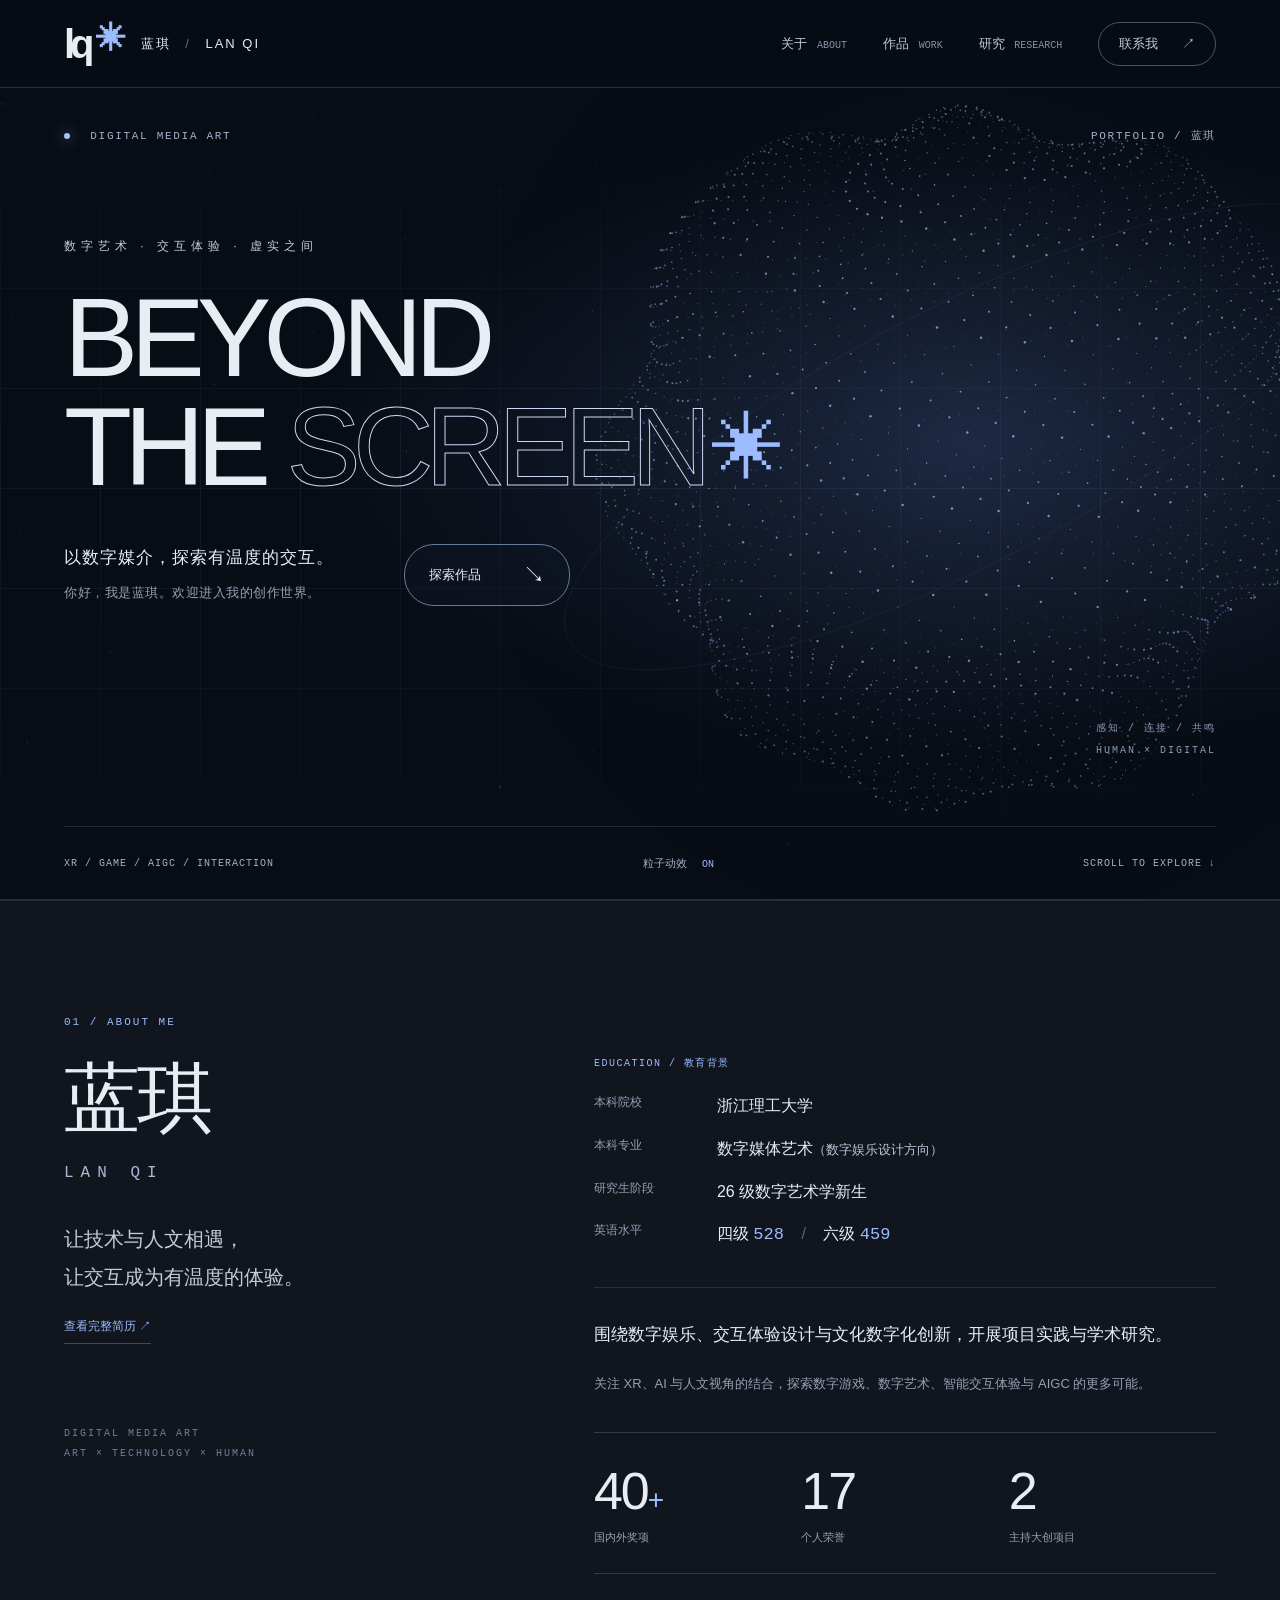
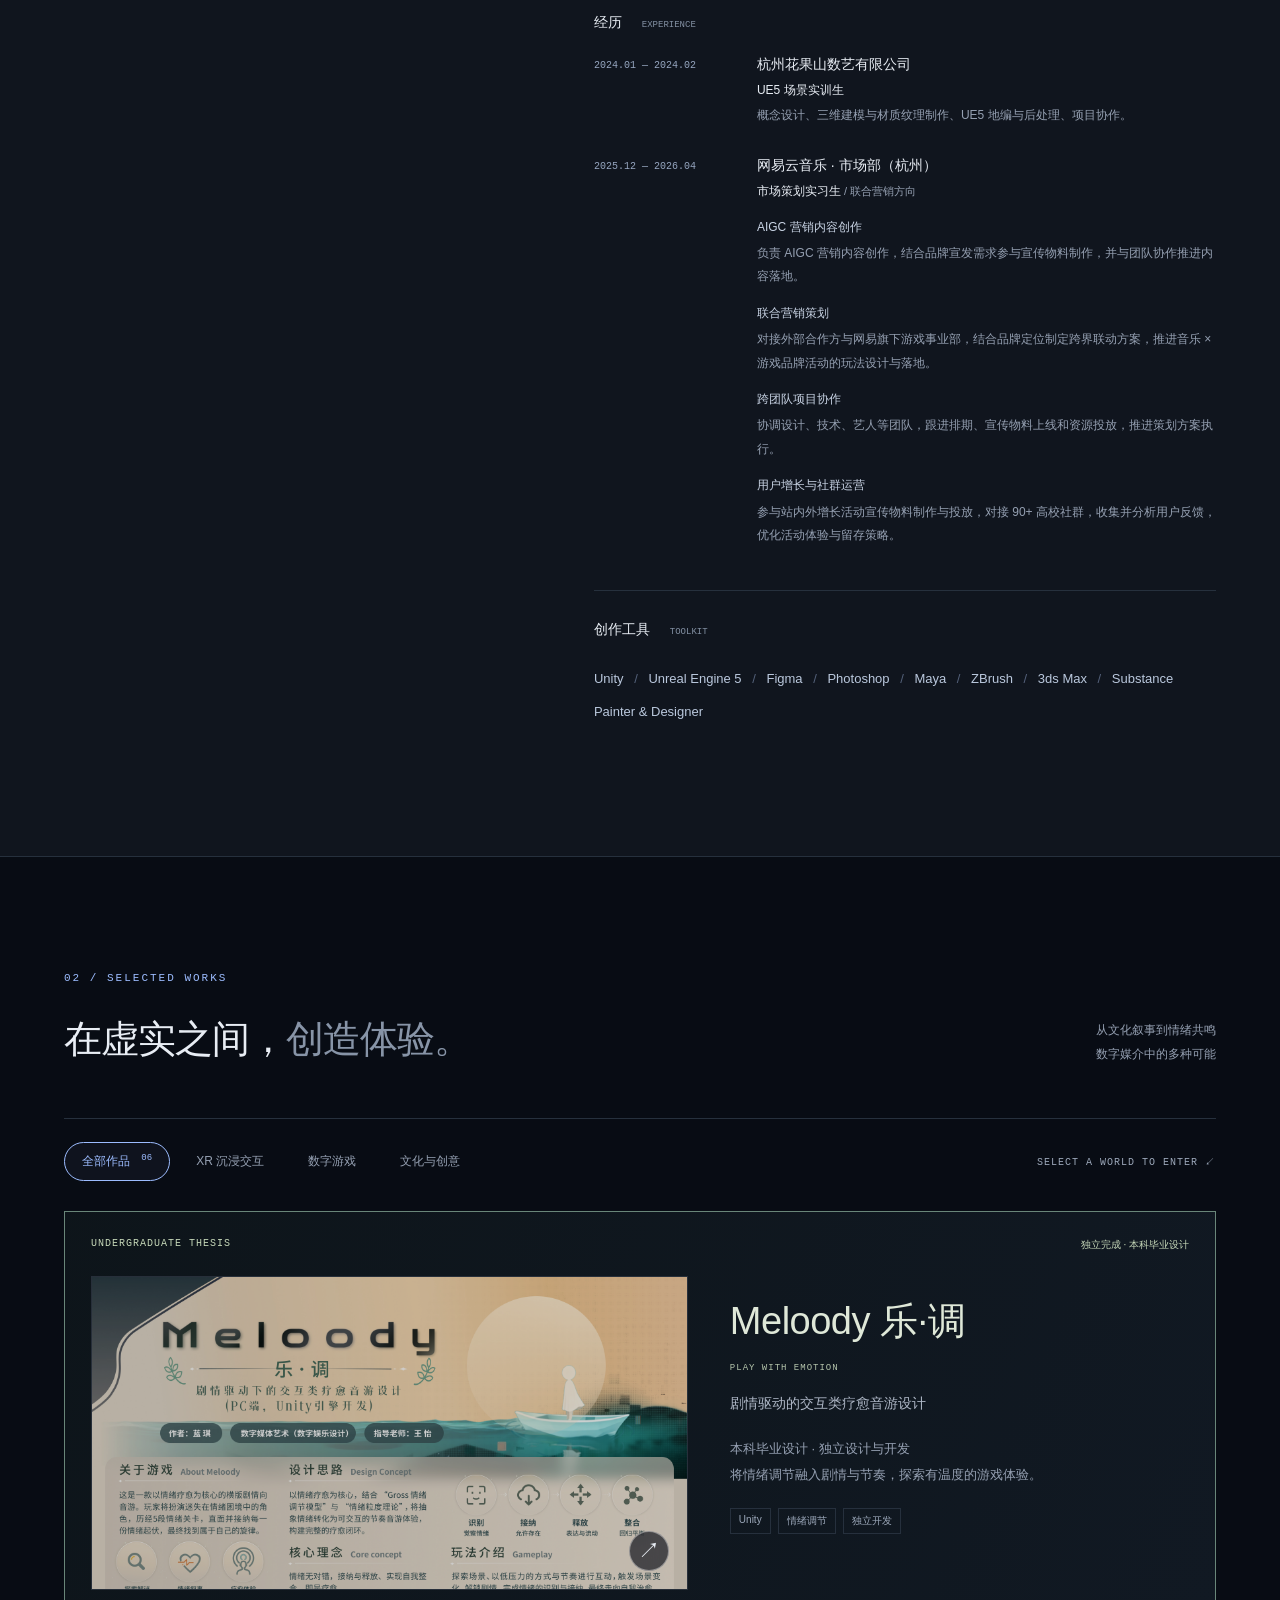
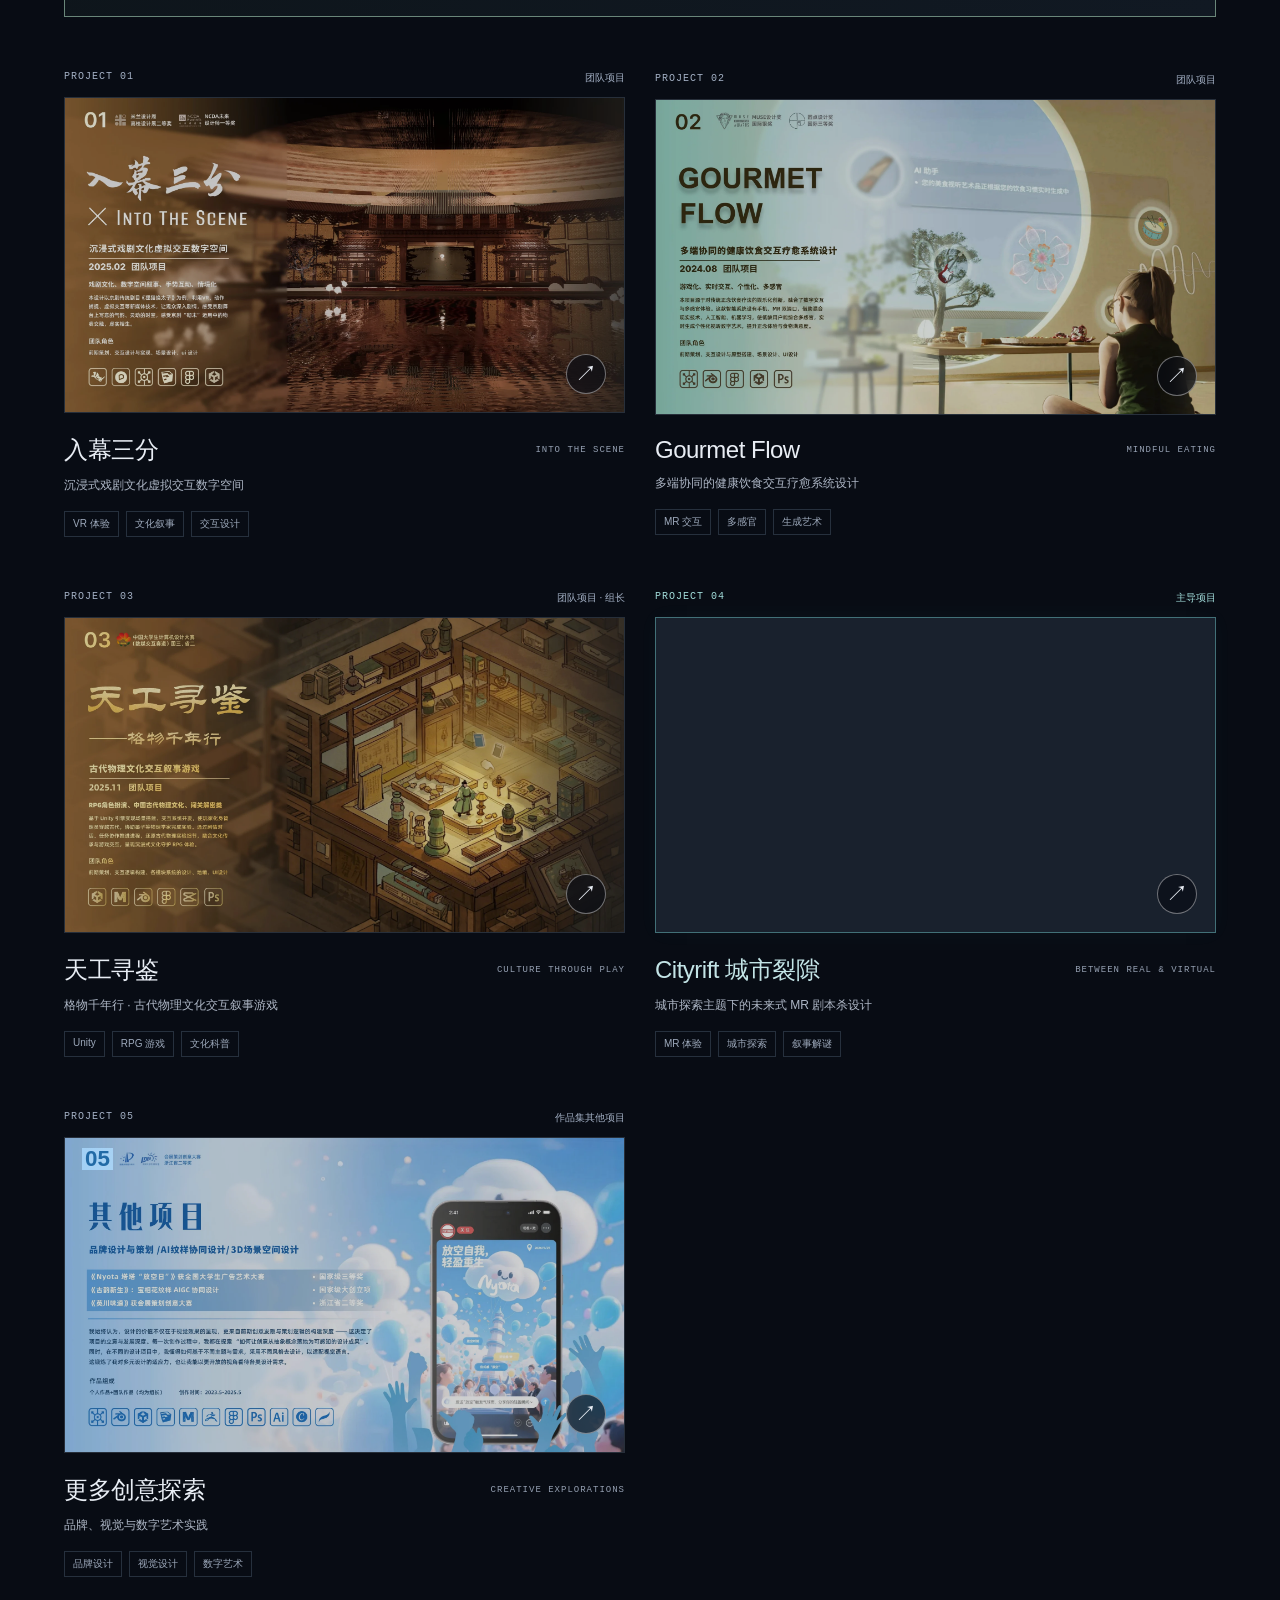
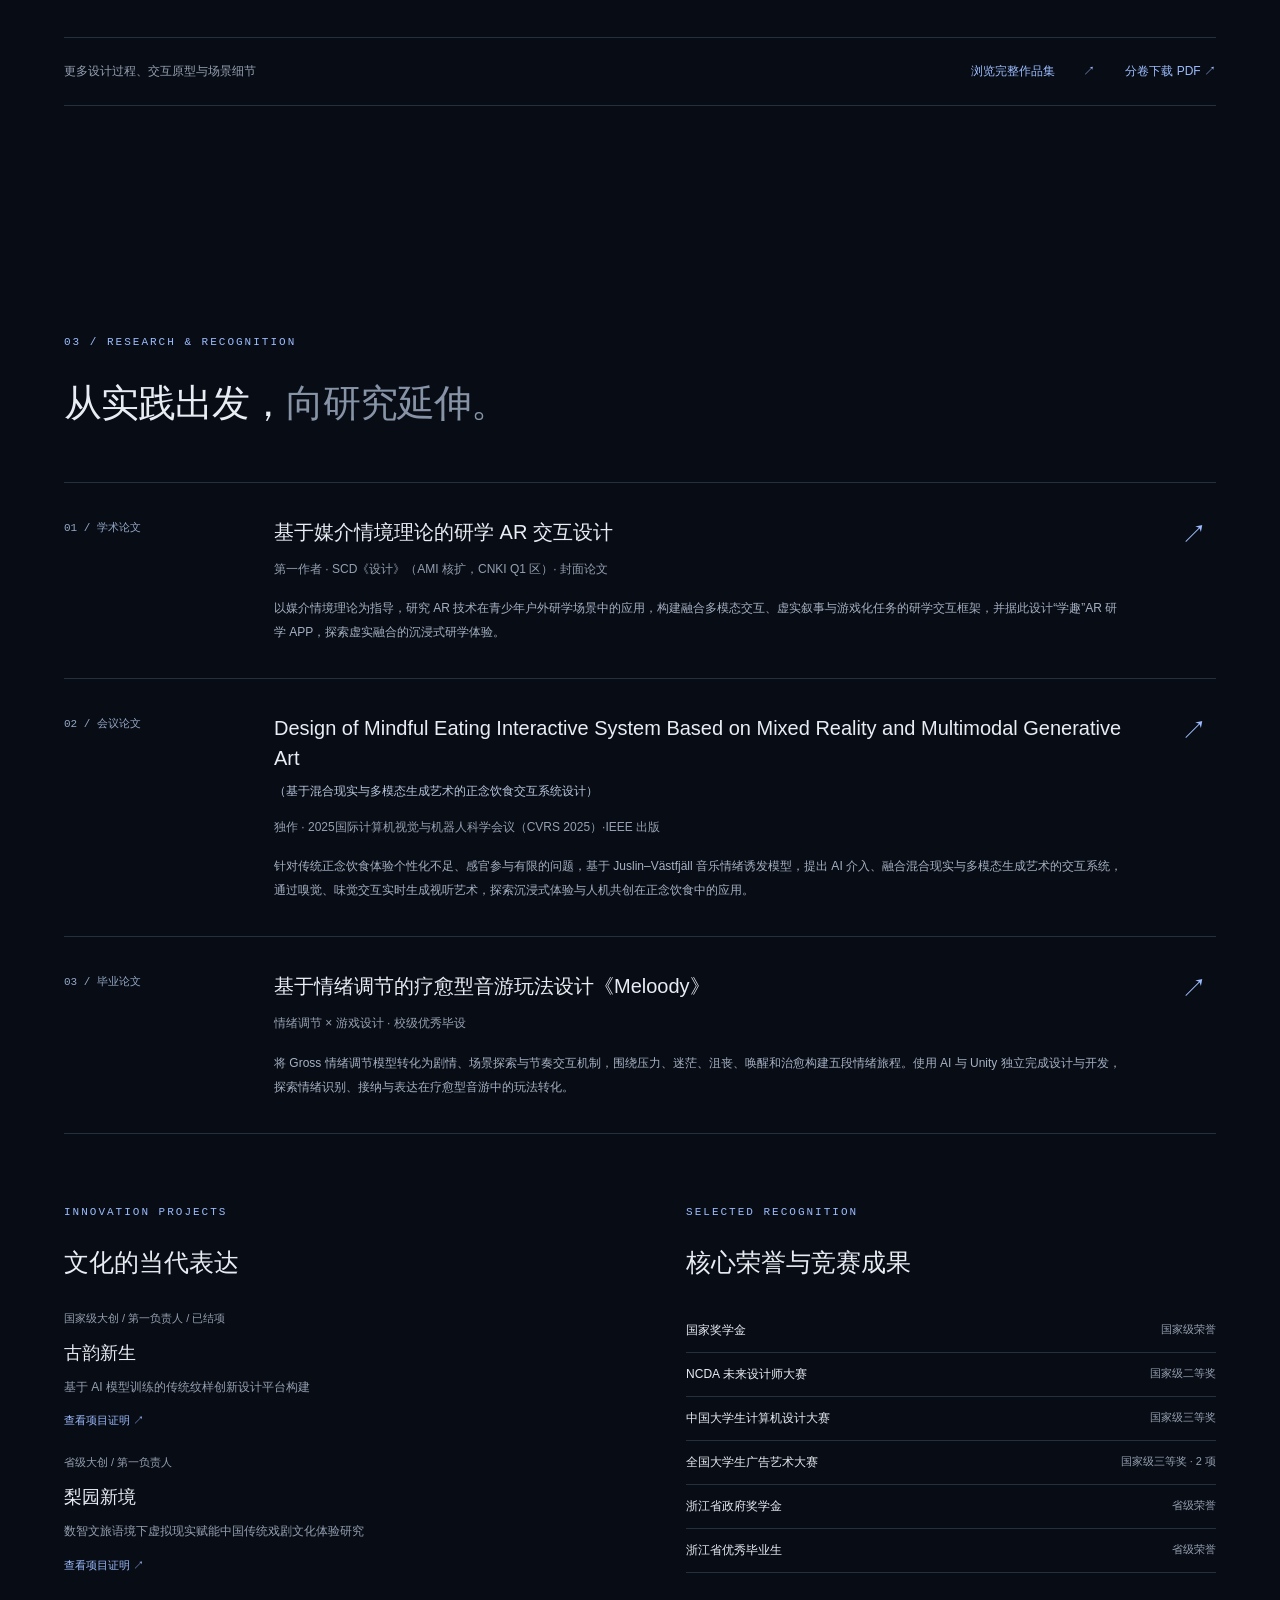
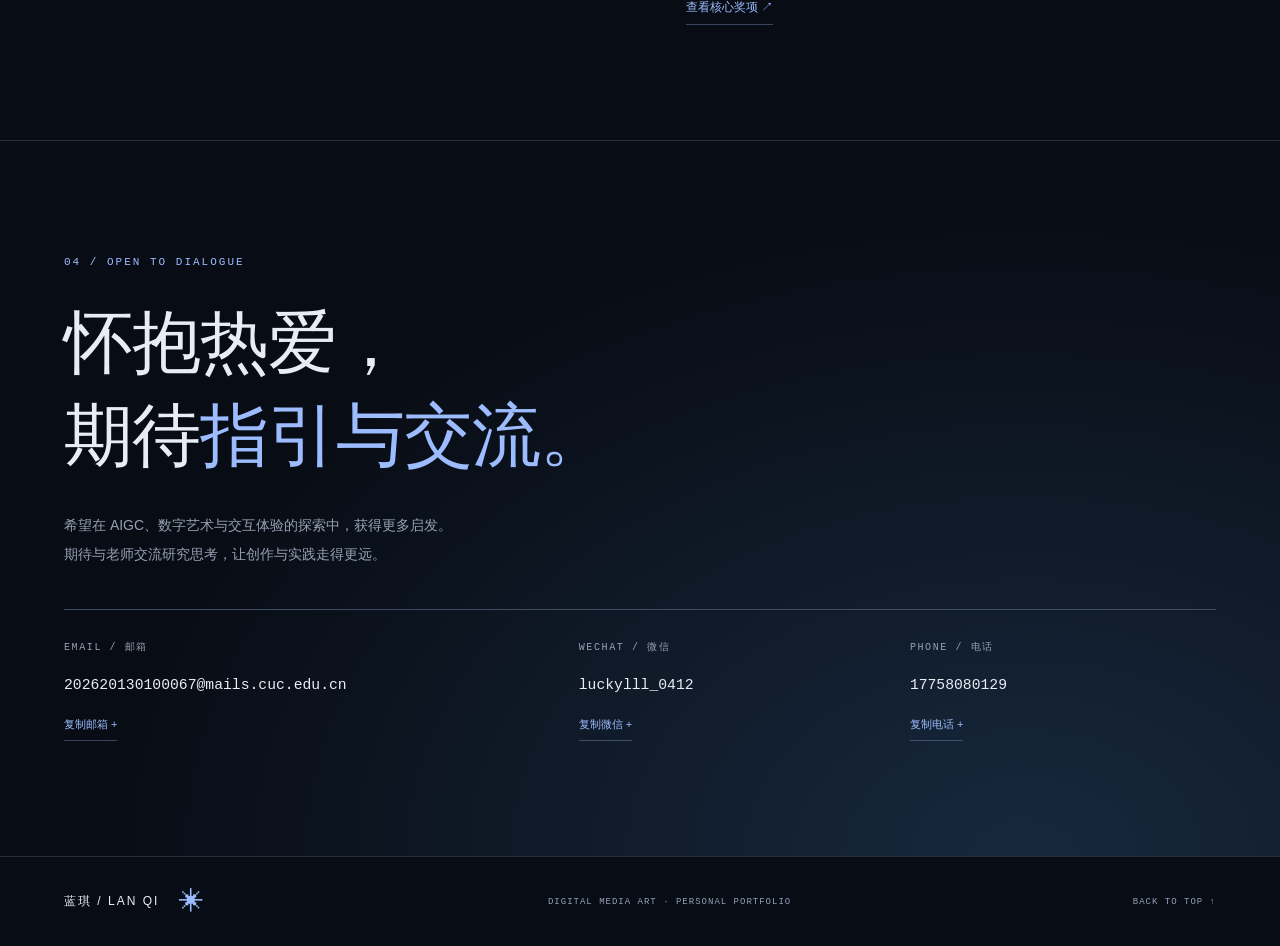
<file: index.html>
<!doctype html>
<html lang="zh-CN">
<head>
  <meta charset="UTF-8"><meta name="viewport" content="width=device-width, initial-scale=1">
  <meta name="description" content="蓝琪的数字媒体艺术作品集：沉浸式交互、数字游戏、文化数字化与学术研究。">
  <meta name="theme-color" content="#080c14"><title>蓝琪 LAN QI · 数字媒体艺术</title>
  <link rel="stylesheet" href="style.css"><script src="content.js" defer></script><script src="app.js" defer></script>
</head>
<body>
<a class="skip" href="#works">跳到作品</a>
<header class="header"><a class="brand" href="#home" aria-label="蓝琪，返回首页"><span class="brand-symbol">lq<span>✳</span></span><span>蓝琪 <i>/</i> LAN QI</span></a><nav aria-label="主导航"><a href="#about">关于 <small>ABOUT</small></a><a href="#works">作品 <small>WORK</small></a><a href="#research">研究 <small>RESEARCH</small></a><a class="contact-nav" href="#contact">联系我 <span>↗</span></a></nav></header>
<main>
<section class="hero" id="home">
  <canvas id="particles" aria-hidden="true"></canvas><div class="hero-grid" aria-hidden="true"></div>
  <div class="hero-meta"><span><b class="status-dot"></b> DIGITAL MEDIA ART</span><span>PORTFOLIO / 蓝琪</span></div>
  <div class="hero-content"><p class="eyebrow">数字艺术 · 交互体验 · 虚实之间</p><h1>BEYOND<br>THE <em>SCREEN<span class="asterisk">✳</span></em></h1><div class="hero-bottom"><p>以数字媒介，探索有温度的交互。<br><span>你好，我是蓝琪。欢迎进入我的创作世界。</span></p><a class="pill" href="#works">探索作品 <span>↘</span></a></div></div>
  <div class="orbit-caption" aria-hidden="true"><span>感知 / 连接 / 共鸣</span><span>HUMAN × DIGITAL</span></div>
  <div class="hero-footer"><span>XR / GAME / AIGC / INTERACTION</span><button id="motion-toggle" aria-pressed="true">粒子动效 <span>ON</span></button><a href="#works">SCROLL TO EXPLORE ↓</a></div>
</section>
<section class="about section" id="about"><p class="eyebrow">01 / ABOUT ME</p><div class="about-layout"><div class="about-heading"><h2>蓝琪<span>LAN QI</span></h2><p>让技术与人文相遇，<br>让交互成为有温度的体验。</p><button class="text-link" id="resume-open">查看完整简历 ↗</button><div class="coordinate">DIGITAL MEDIA ART<br>ART × TECHNOLOGY × HUMAN</div></div><div class="about-details"><div class="education"><p class="education-label">EDUCATION / 教育背景</p><dl><div><dt>本科院校</dt><dd>浙江理工大学</dd></div><div><dt>本科专业</dt><dd>数字媒体艺术<span>（数字娱乐设计方向）</span></dd></div><div><dt>研究生阶段</dt><dd>26 级数字艺术学新生</dd></div><div><dt>英语水平</dt><dd>四级 <b>528</b><i> / </i>六级 <b>459</b></dd></div></dl></div><p class="intro">围绕数字娱乐、交互体验设计与文化数字化创新，开展项目实践与学术研究。</p><p class="muted">关注 XR、AI 与人文视角的结合，探索数字游戏、数字艺术、智能交互体验与 AIGC 的更多可能。</p><div class="stats"><div><strong>40<span>+</span></strong><span>国内外奖项</span></div><div><strong>17</strong><span>个人荣誉</span></div><div><strong>2</strong><span>主持大创项目</span></div></div>
<div class="experience"><h3>经历 <span>EXPERIENCE</span></h3><article><time>2024.01 — 2024.02</time><div><h4>杭州花果山数艺有限公司</h4><p>UE5 场景实训生</p><p class="muted">概念设计、三维建模与材质纹理制作、UE5 地编与后处理、项目协作。</p></div></article><article><time>2025.12 — 2026.04</time><div><h4>网易云音乐 · 市场部（杭州）</h4><p>市场策划实习生<span class="role-direction"> / 联合营销方向</span></p><ul class="internship-details"><li><strong>AIGC 营销内容创作</strong>负责 AIGC 营销内容创作，结合品牌宣发需求参与宣传物料制作，并与团队协作推进内容落地。</li><li><strong>联合营销策划</strong>对接外部合作方与网易旗下游戏事业部，结合品牌定位制定跨界联动方案，推进音乐 × 游戏品牌活动的玩法设计与落地。</li><li><strong>跨团队项目协作</strong>协调设计、技术、艺人等团队，跟进排期、宣传物料上线和资源投放，推进策划方案执行。</li><li><strong>用户增长与社群运营</strong>参与站内外增长活动宣传物料制作与投放，对接 90+ 高校社群，收集并分析用户反馈，优化活动体验与留存策略。</li></ul></div></article></div>
<div class="tools"><h3>创作工具 <span>TOOLKIT</span></h3><p>Unity <i> / </i> Unreal Engine 5 <i> / </i> Figma <i> / </i> Photoshop <i> / </i> Maya <i> / </i> ZBrush <i> / </i> 3ds Max <i> / </i> Substance Painter & Designer</p></div></div></div></section>
<section class="works section" id="works"><div class="section-title"><div><p class="eyebrow">02 / SELECTED WORKS</p><h2>在虚实之间，<span>创造体验。</span></h2></div><span class="section-note">从文化叙事到情绪共鸣<br>数字媒介中的多种可能</span></div>
<div class="filter-row" role="group" aria-label="筛选作品"><button class="active" data-filter="all" aria-pressed="true">全部作品 <sup>06</sup></button><button data-filter="xr" aria-pressed="false">XR 沉浸交互</button><button data-filter="game" aria-pressed="false">数字游戏</button><button data-filter="culture" aria-pressed="false">文化与创意</button><span class="filter-hint">SELECT A WORLD TO ENTER ↙</span></div>
<div class="project-grid" id="project-grid"></div>
<div class="portfolio-link"><span>更多设计过程、交互原型与场景细节</span><a href="portfolio.html" target="_blank" rel="noopener">浏览完整作品集 <span>↗</span></a><a href="portfolio.html">分卷下载 PDF ↗</a></div></section>

<section class="research section" id="research"><div class="section-title"><div><p class="eyebrow">03 / RESEARCH & RECOGNITION</p><h2>从实践出发，<span>向研究延伸。</span></h2></div></div><div class="research-list">
<a href="assets/ar-research.pdf" target="_blank" rel="noopener"><span class="research-type">01 / 学术论文</span><div><h3>基于媒介情境理论的研学 AR 交互设计</h3><p>第一作者 · SCD《设计》（AMI 核扩，CNKI Q1 区）· 封面论文</p><p class="research-summary">以媒介情境理论为指导，研究 AR 技术在青少年户外研学场景中的应用，构建融合多模态交互、虚实叙事与游戏化任务的研学交互框架，并据此设计“学趣”AR 研学 APP，探索虚实融合的沉浸式研学体验。</p></div><span class="arrow">↗</span></a>
<a href="assets/mindful-eating.pdf" target="_blank" rel="noopener"><span class="research-type">02 / 会议论文</span><div><h3>Design of Mindful Eating Interactive System Based on Mixed Reality and Multimodal Generative Art</h3><p class="paper-translation">（基于混合现实与多模态生成艺术的正念饮食交互系统设计）</p><p>独作 · 2025国际计算机视觉与机器人科学会议（CVRS 2025）·IEEE 出版</p><p class="research-summary">针对传统正念饮食体验个性化不足、感官参与有限的问题，基于 Juslin–Västfjäll 音乐情绪诱发模型，提出 AI 介入、融合混合现实与多模态生成艺术的交互系统，通过嗅觉、味觉交互实时生成视听艺术，探索沉浸式体验与人机共创在正念饮食中的应用。</p></div><span class="arrow">↗</span></a>
<a href="assets/meloody-thesis.pdf" target="_blank" rel="noopener"><span class="research-type">03 / 毕业论文</span><div><h3>基于情绪调节的疗愈型音游玩法设计《Meloody》</h3><p>情绪调节 × 游戏设计 · 校级优秀毕设</p><p class="research-summary">将 Gross 情绪调节模型转化为剧情、场景探索与节奏交互机制，围绕压力、迷茫、沮丧、唤醒和治愈构建五段情绪旅程。使用 AI 与 Unity 独立完成设计与开发，探索情绪识别、接纳与表达在疗愈型音游中的玩法转化。</p></div><span class="arrow">↗</span></a></div>
<div class="research-bottom"><article><p class="eyebrow">INNOVATION PROJECTS</p><h3>文化的当代表达</h3><a href="assets/national-project.jpg" target="_blank" rel="noopener"><span>国家级大创 / 第一负责人 / 已结项</span><h4>古韵新生</h4><p>基于 AI 模型训练的传统纹样创新设计平台构建</p>查看项目证明 ↗</a><a href="assets/provincial-project.jpg" target="_blank" rel="noopener"><span>省级大创 / 第一负责人</span><h4>梨园新境</h4><p>数智文旅语境下虚拟现实赋能中国传统戏剧文化体验研究</p>查看项目证明 ↗</a></article><article class="awards-block"><p class="eyebrow">SELECTED RECOGNITION</p><h3>核心荣誉与竞赛成果</h3><ul><li><span>国家奖学金</span><small>国家级荣誉</small></li><li><span>NCDA 未来设计师大赛</span><small>国家级二等奖</small></li><li><span>中国大学生计算机设计大赛</span><small>国家级三等奖</small></li><li><span>全国大学生广告艺术大赛</span><small>国家级三等奖 · 2 项</small></li><li><span>浙江省政府奖学金</span><small>省级荣誉</small></li><li><span>浙江省优秀毕业生</span><small>省级荣誉</small></li></ul><button class="text-link" id="awards-open">查看核心奖项 ↗</button></article></div></section>
<section class="contact section" id="contact"><p class="eyebrow">04 / OPEN TO DIALOGUE</p><h2>怀抱热爱，<br>期待<span>指引与交流。</span></h2><p class="contact-intro">希望在 AIGC、数字艺术与交互体验的探索中，获得更多启发。<br>期待与老师交流研究思考，让创作与实践走得更远。</p><div class="contact-methods"><div><span class="contact-label">EMAIL / 邮箱</span><a href="mailto:202620130100067@mails.cuc.edu.cn">202620130100067@mails.cuc.edu.cn</a><button class="text-link" data-copy="202620130100067@mails.cuc.edu.cn" data-copy-label="邮箱">复制邮箱 +</button></div><div><span class="contact-label">WECHAT / 微信</span><span class="contact-value">luckylll_0412</span><button class="text-link" data-copy="luckylll_0412" data-copy-label="微信号">复制微信 +</button></div><div><span class="contact-label">PHONE / 电话</span><a href="tel:17758080129">17758080129</a><button class="text-link" data-copy="17758080129" data-copy-label="电话号码">复制电话 +</button></div></div></section>
</main><footer class="footer"><a class="brand" href="#home">蓝琪 / LAN QI <span>✳</span></a><span>DIGITAL MEDIA ART · PERSONAL PORTFOLIO</span><a href="#home">BACK TO TOP ↑</a></footer>
<dialog id="project-dialog" aria-labelledby="dialog-title"><div class="dialog-bar"><span id="dialog-kicker">PROJECT ARCHIVE</span><button id="dialog-close" aria-label="关闭项目详情">关闭 ×</button></div><div id="dialog-content"></div></dialog><div class="toast" id="toast" role="status"></div>
</body></html>
</file>
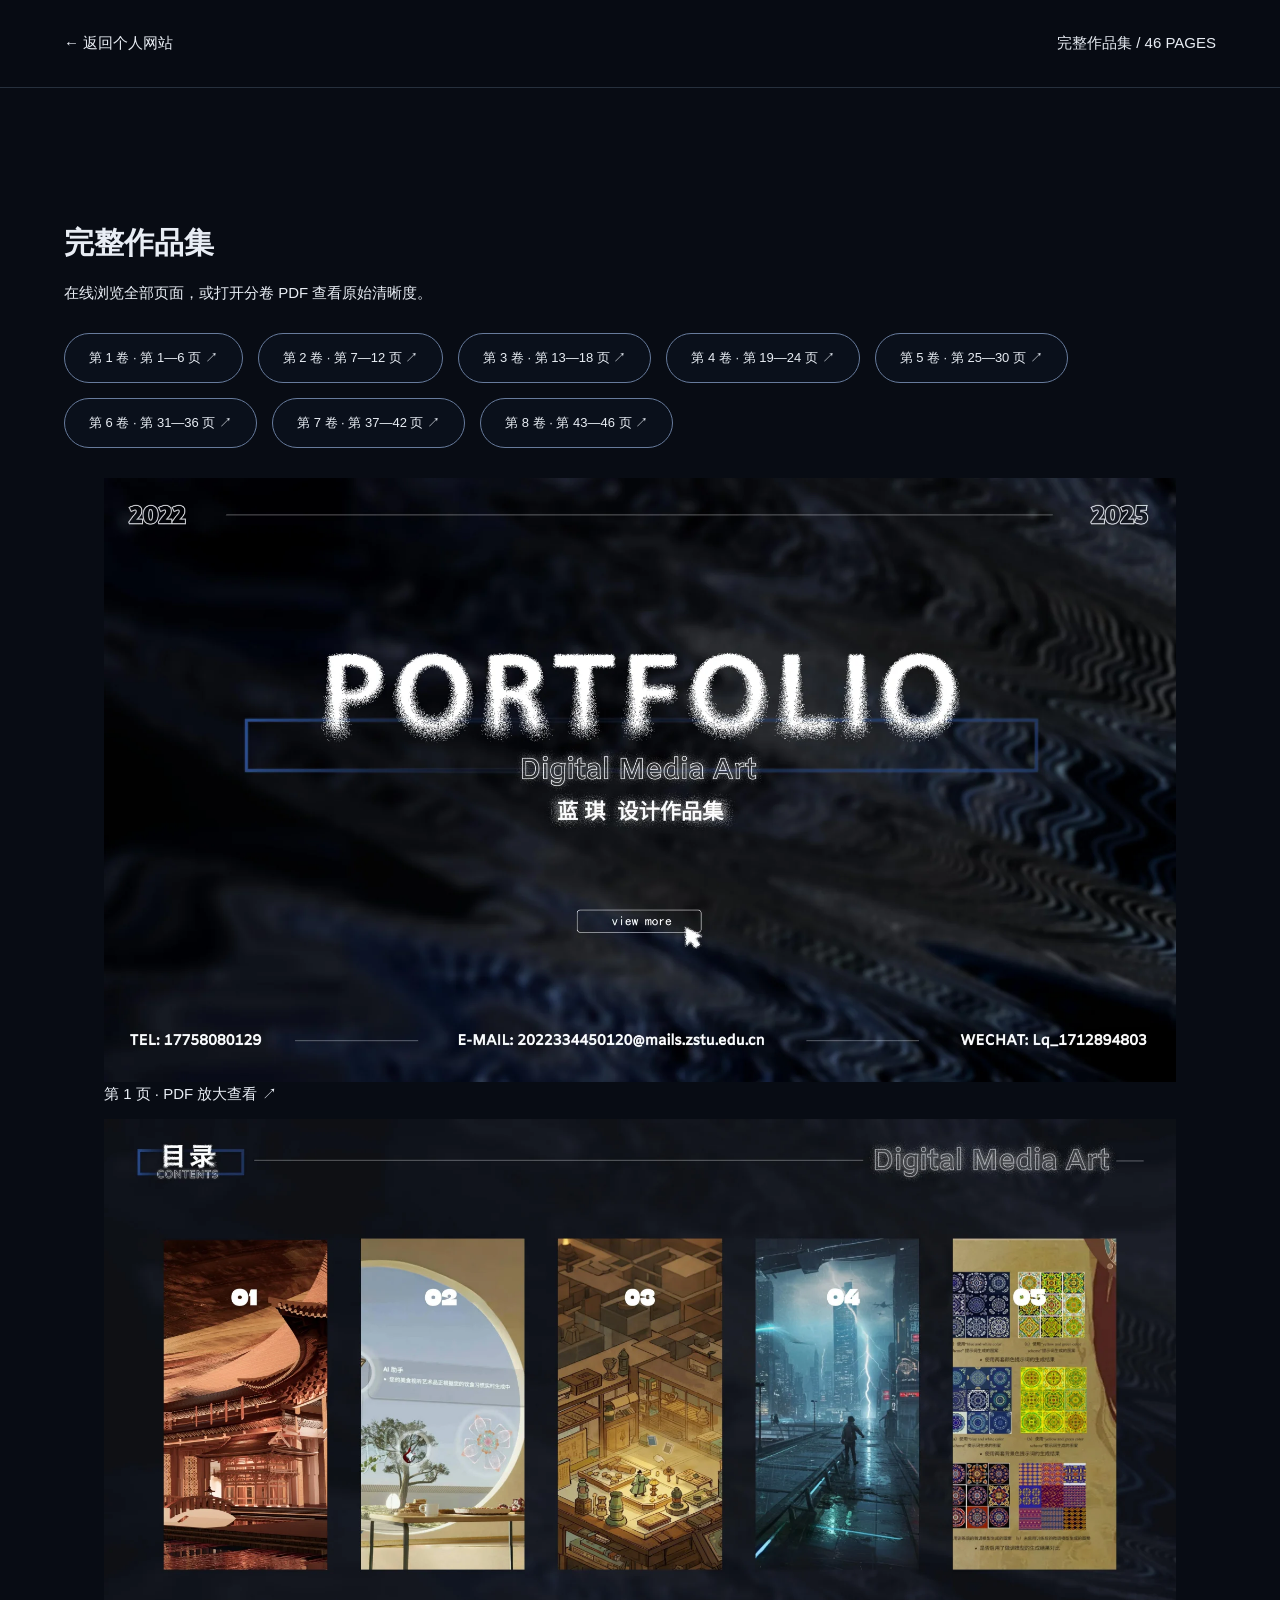
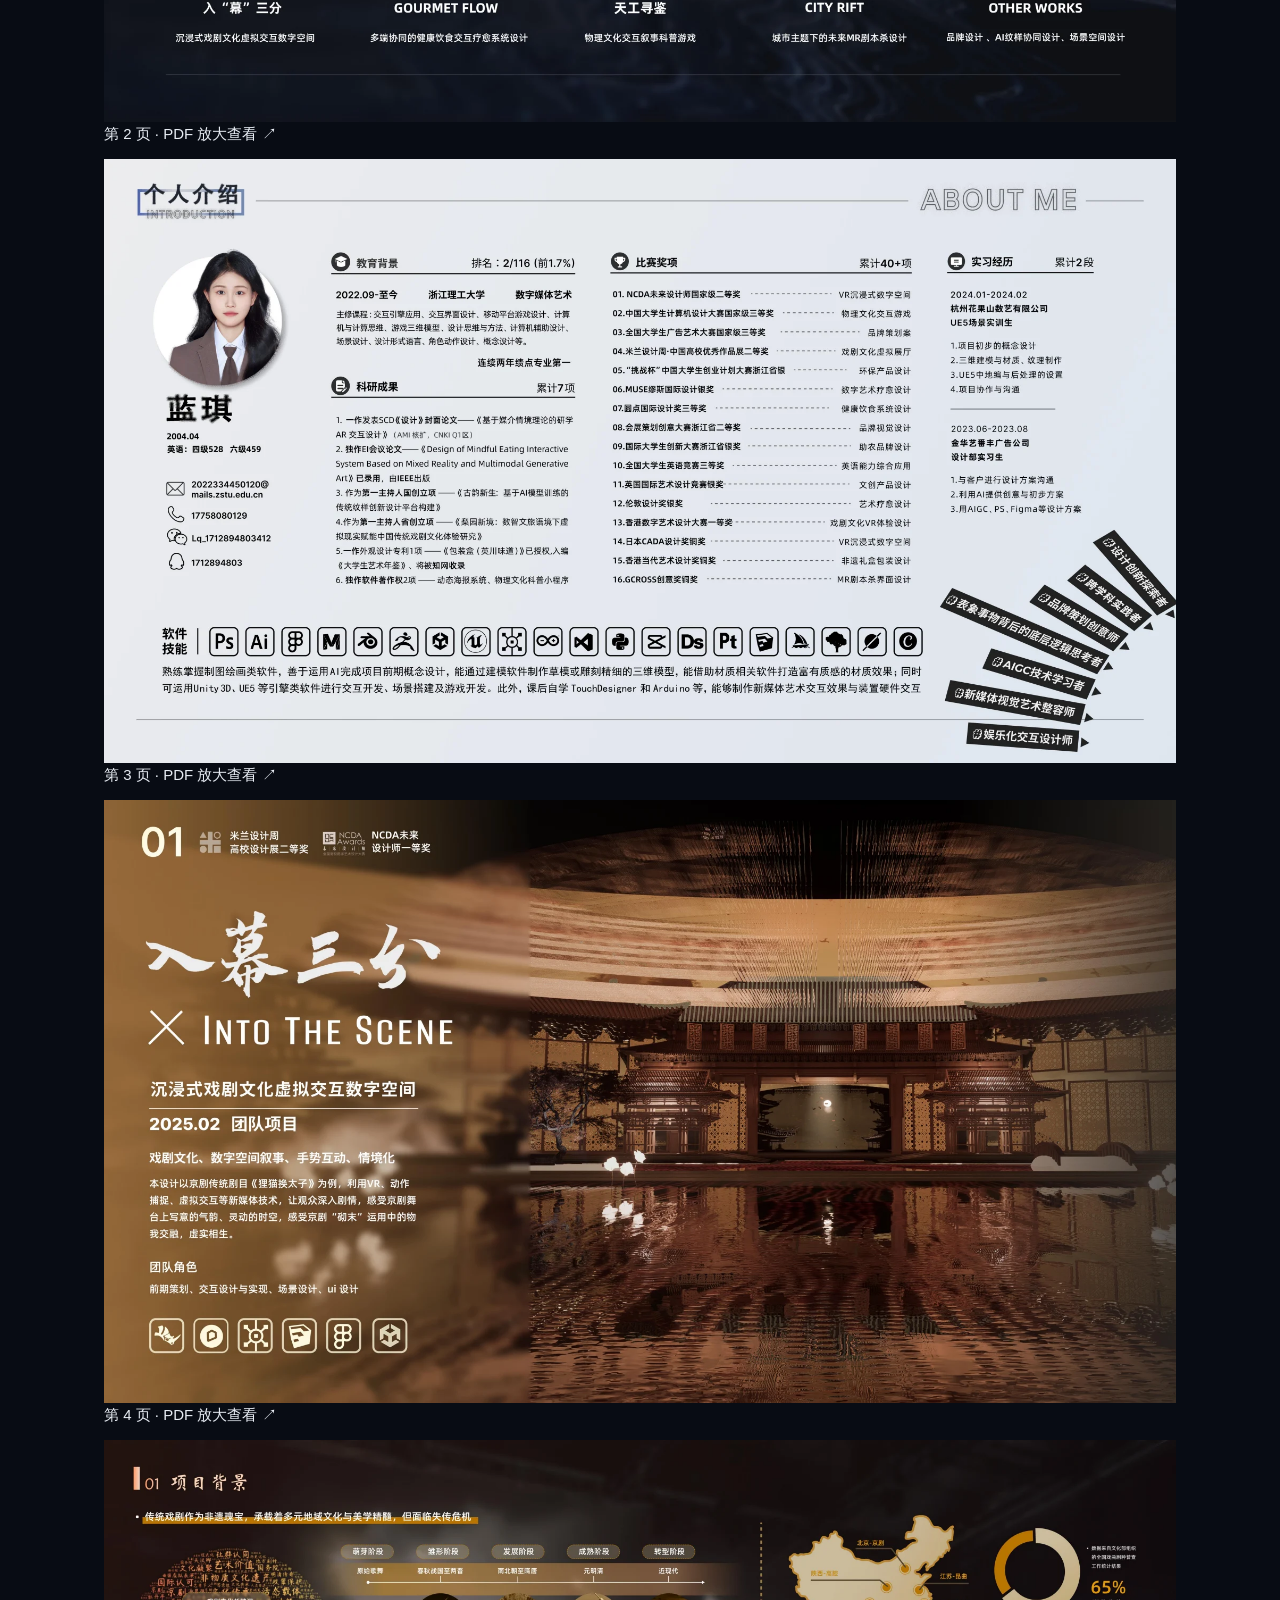
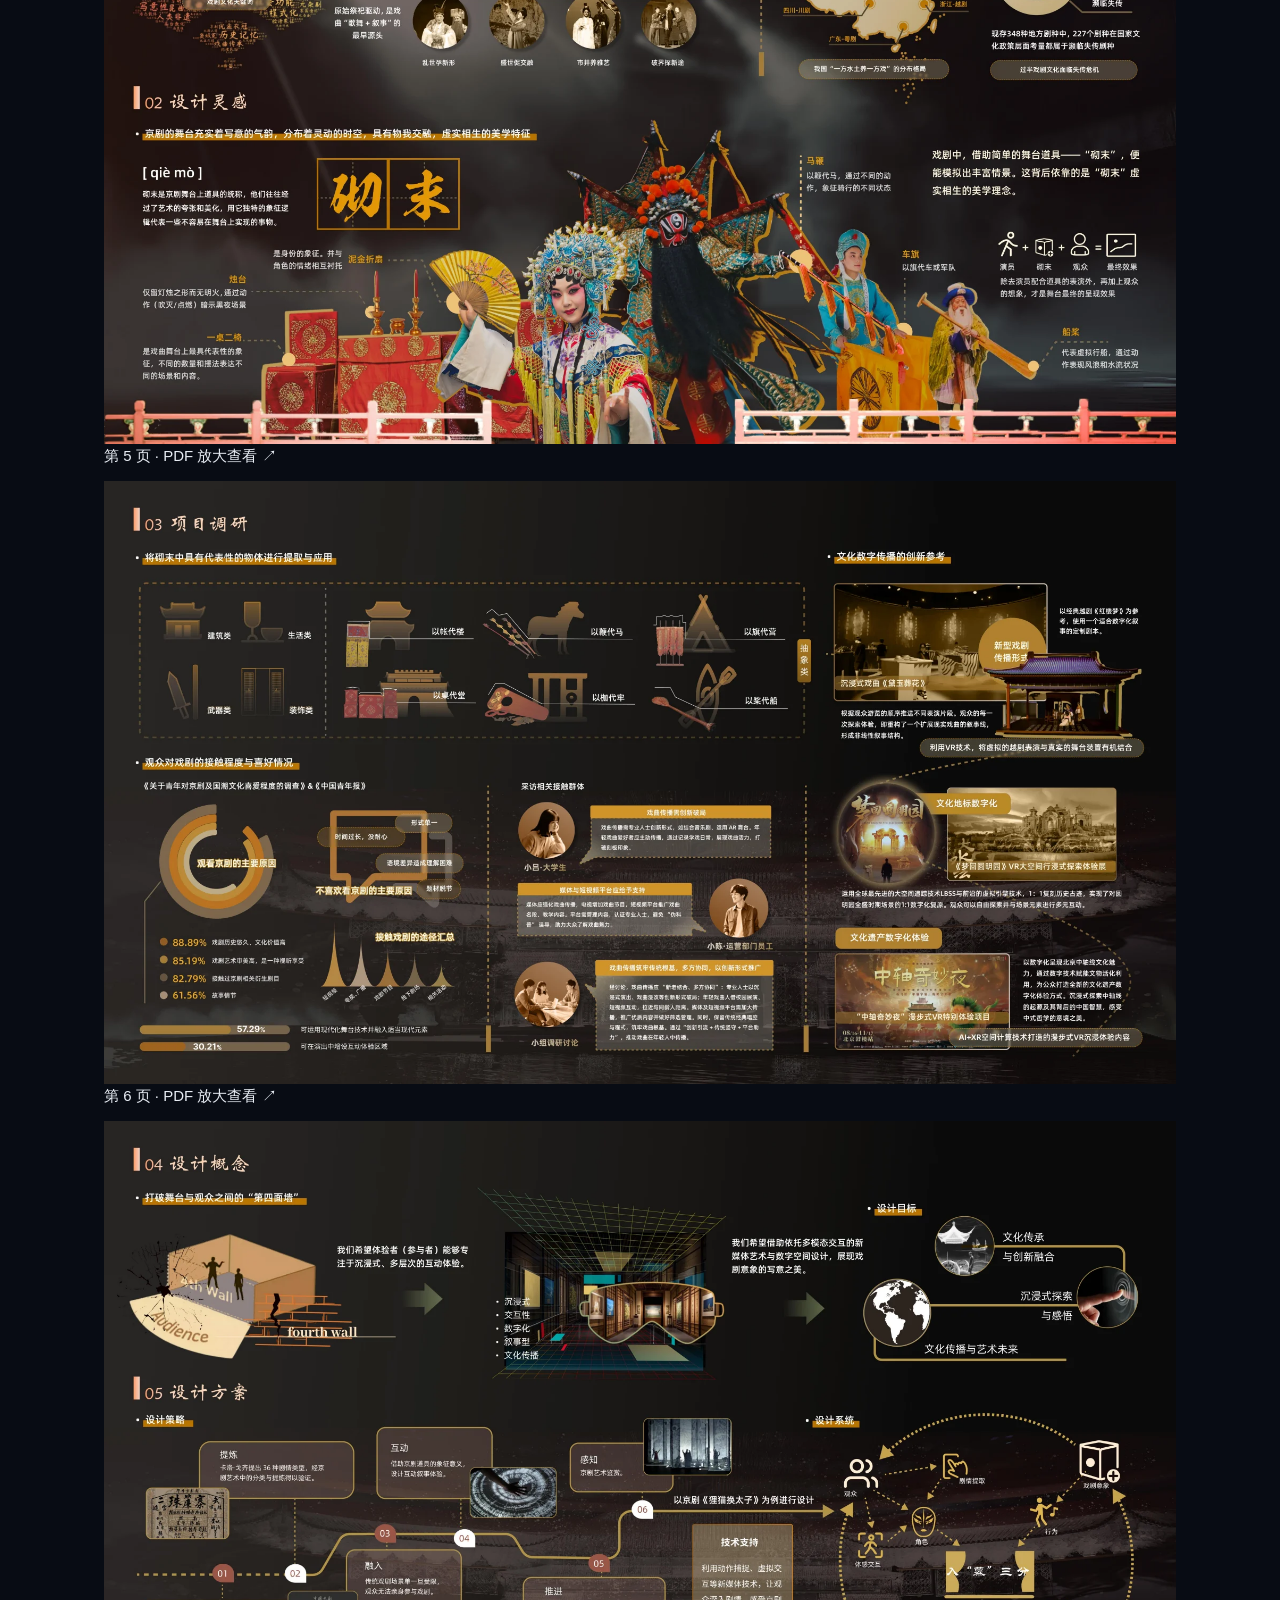
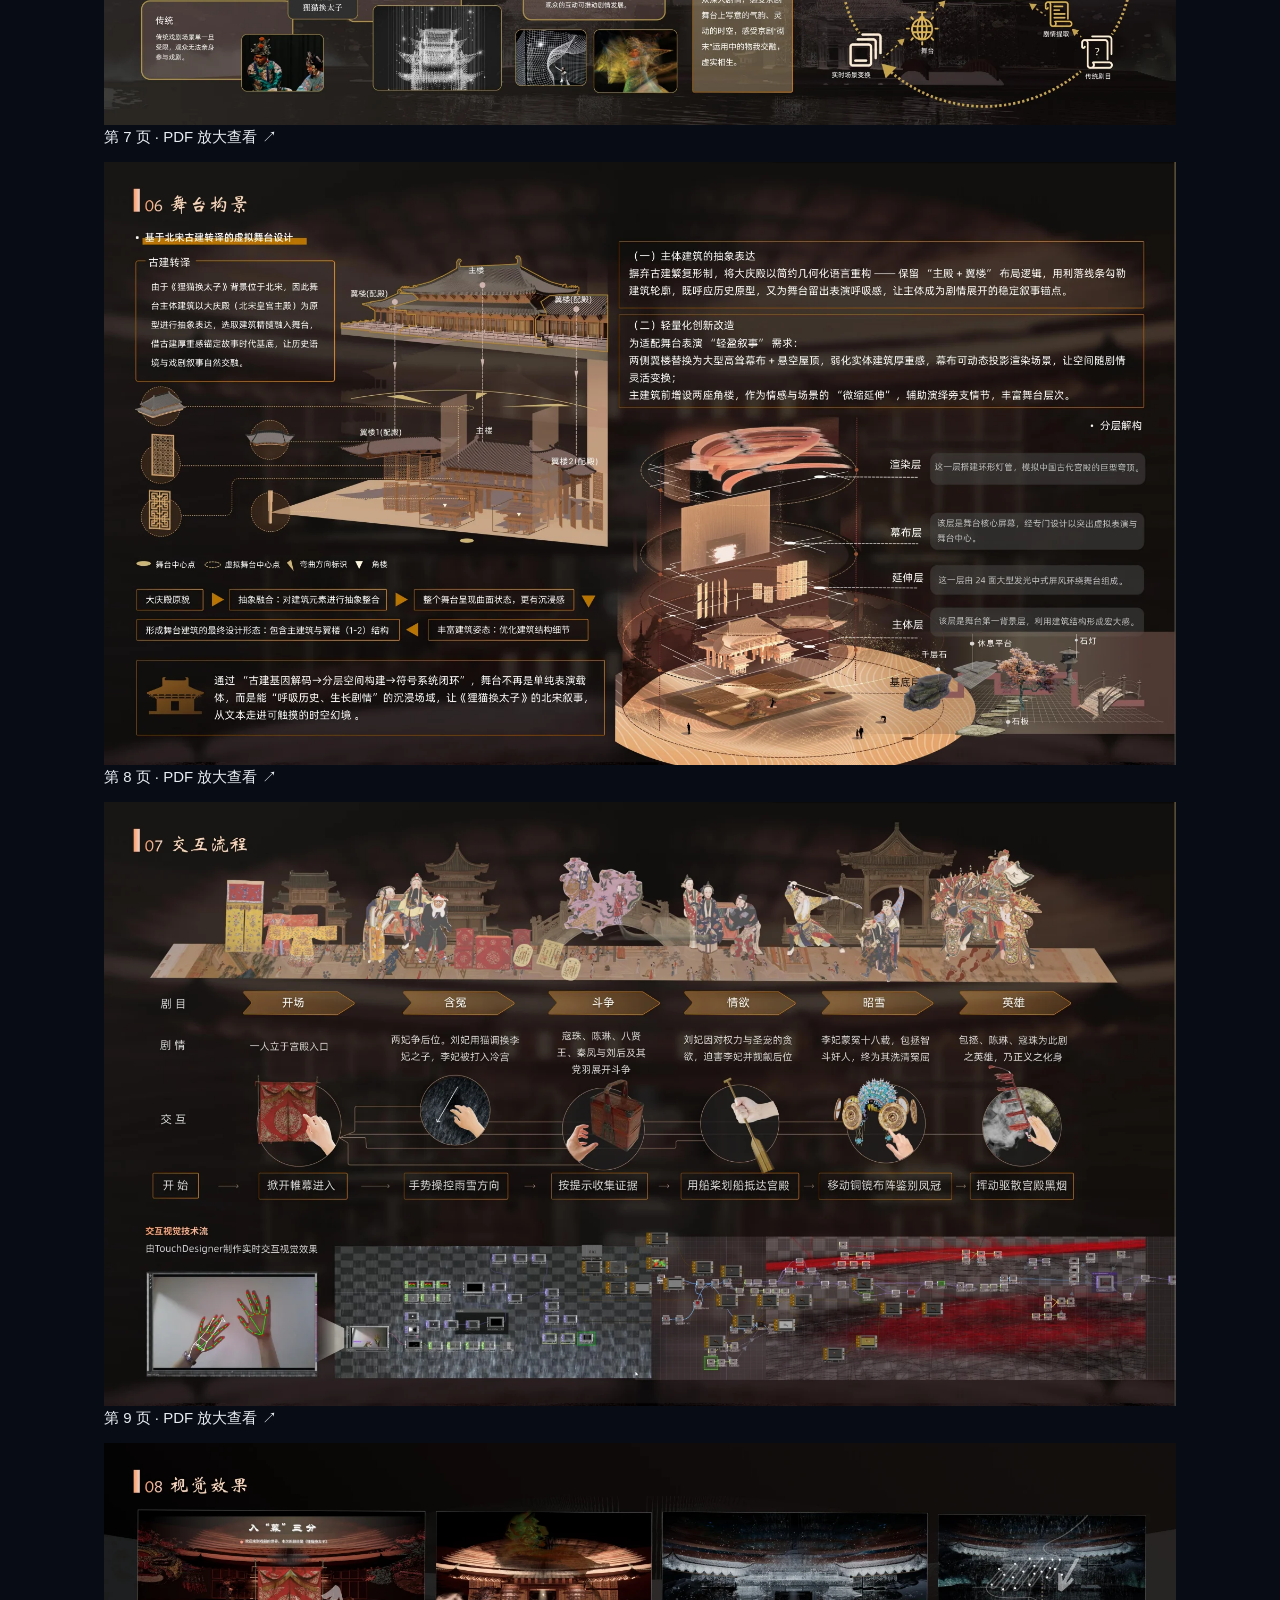
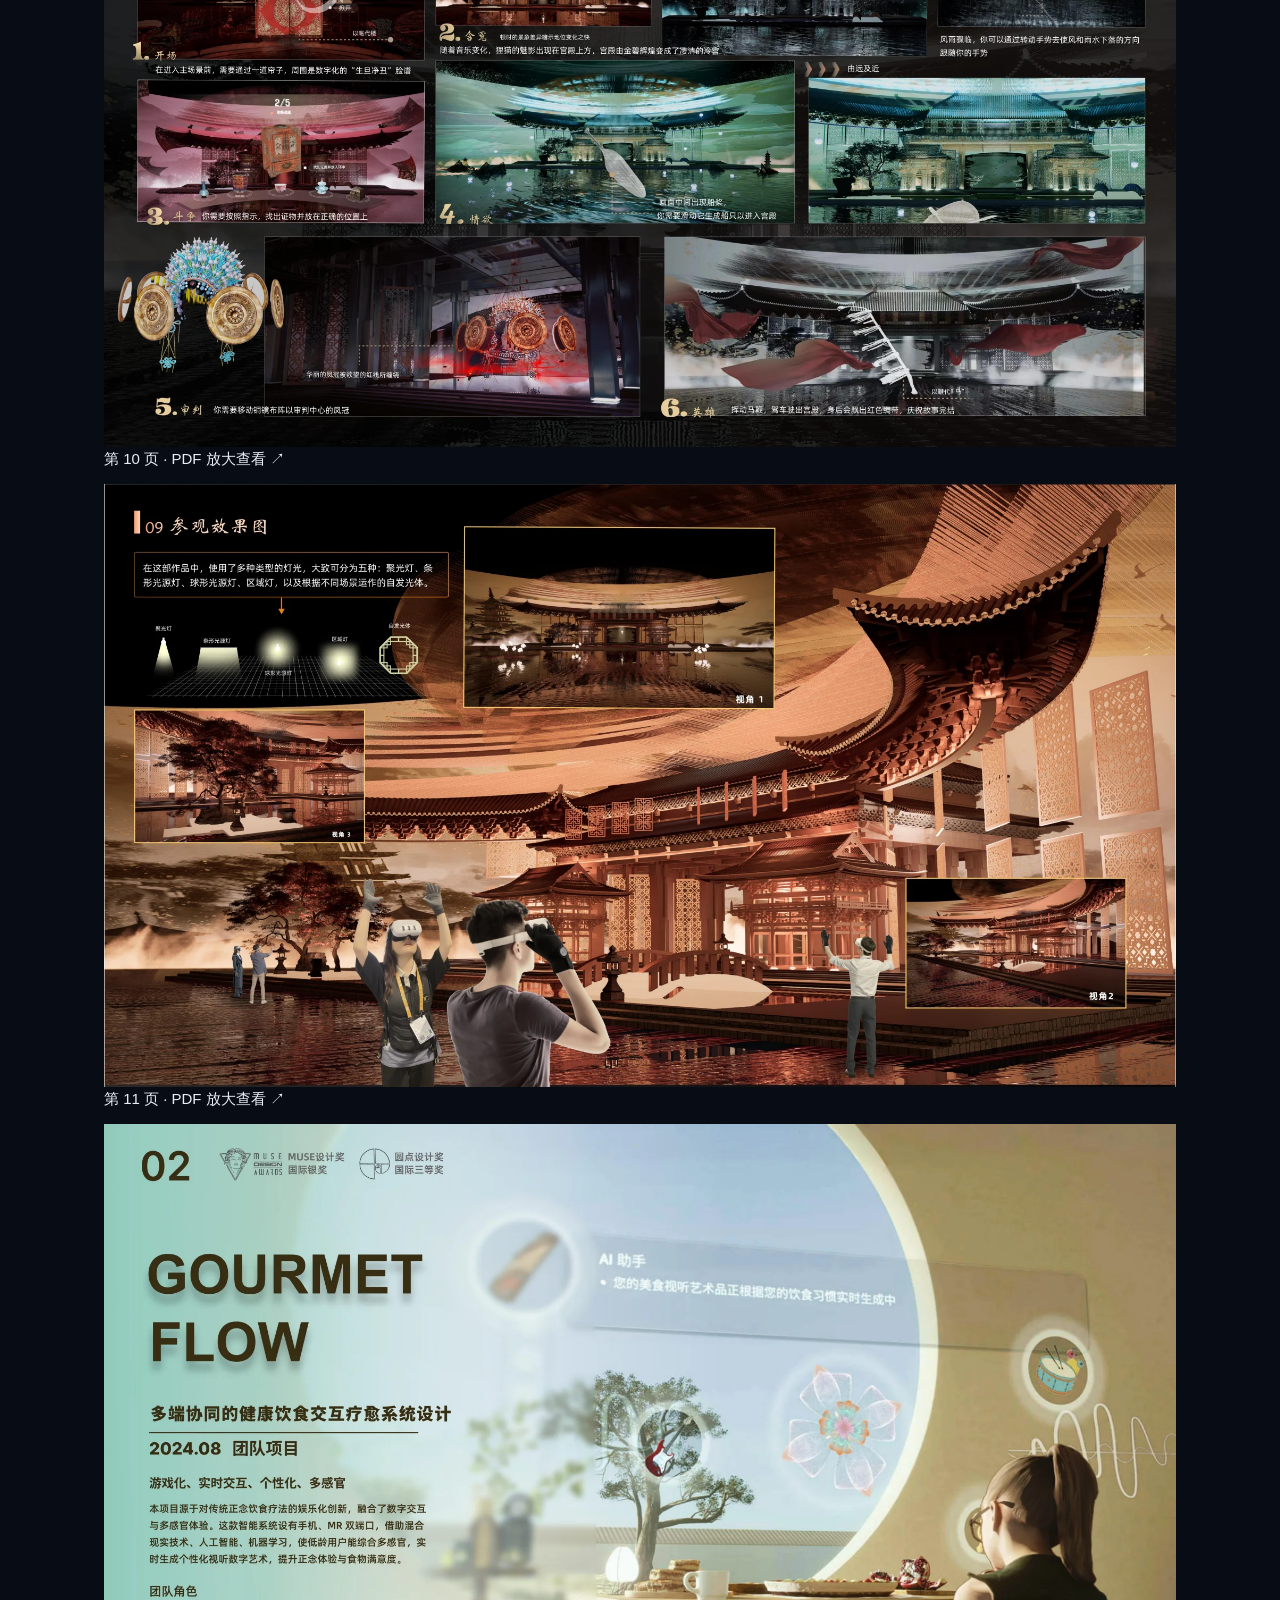
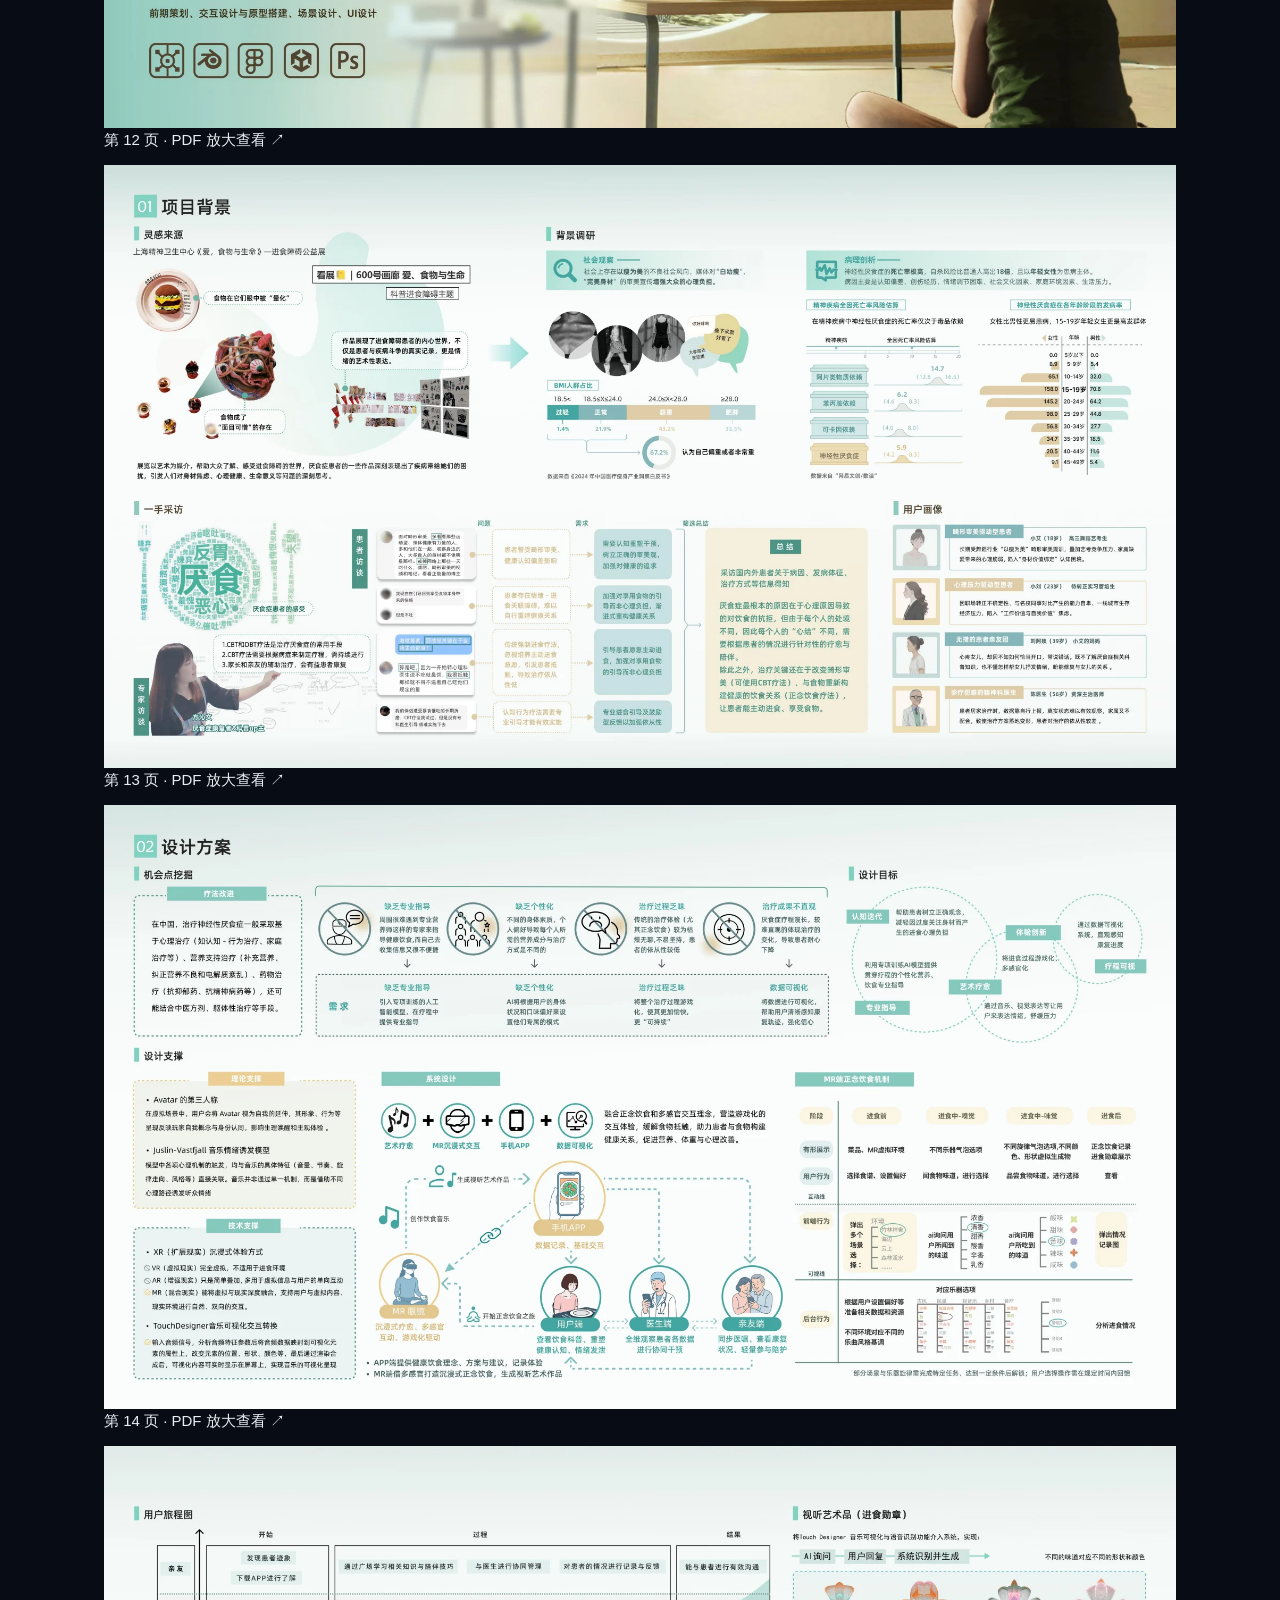
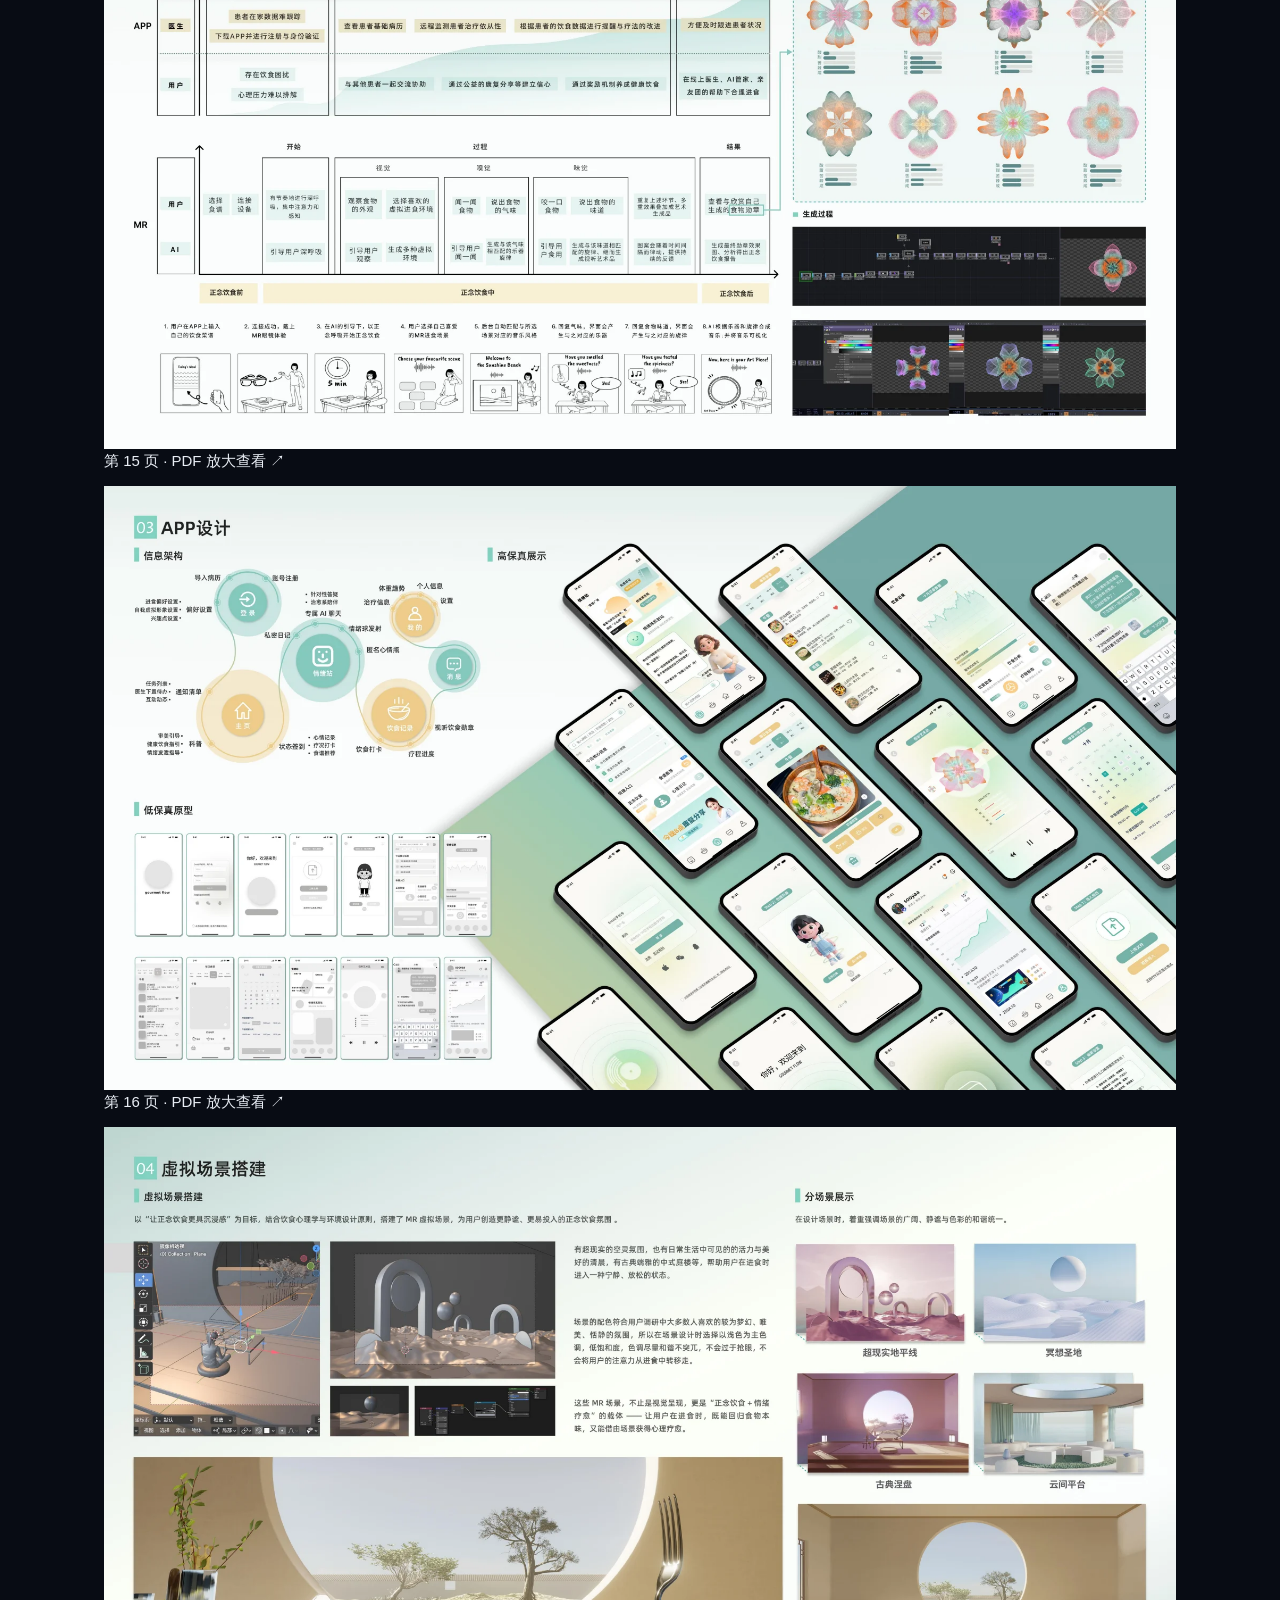
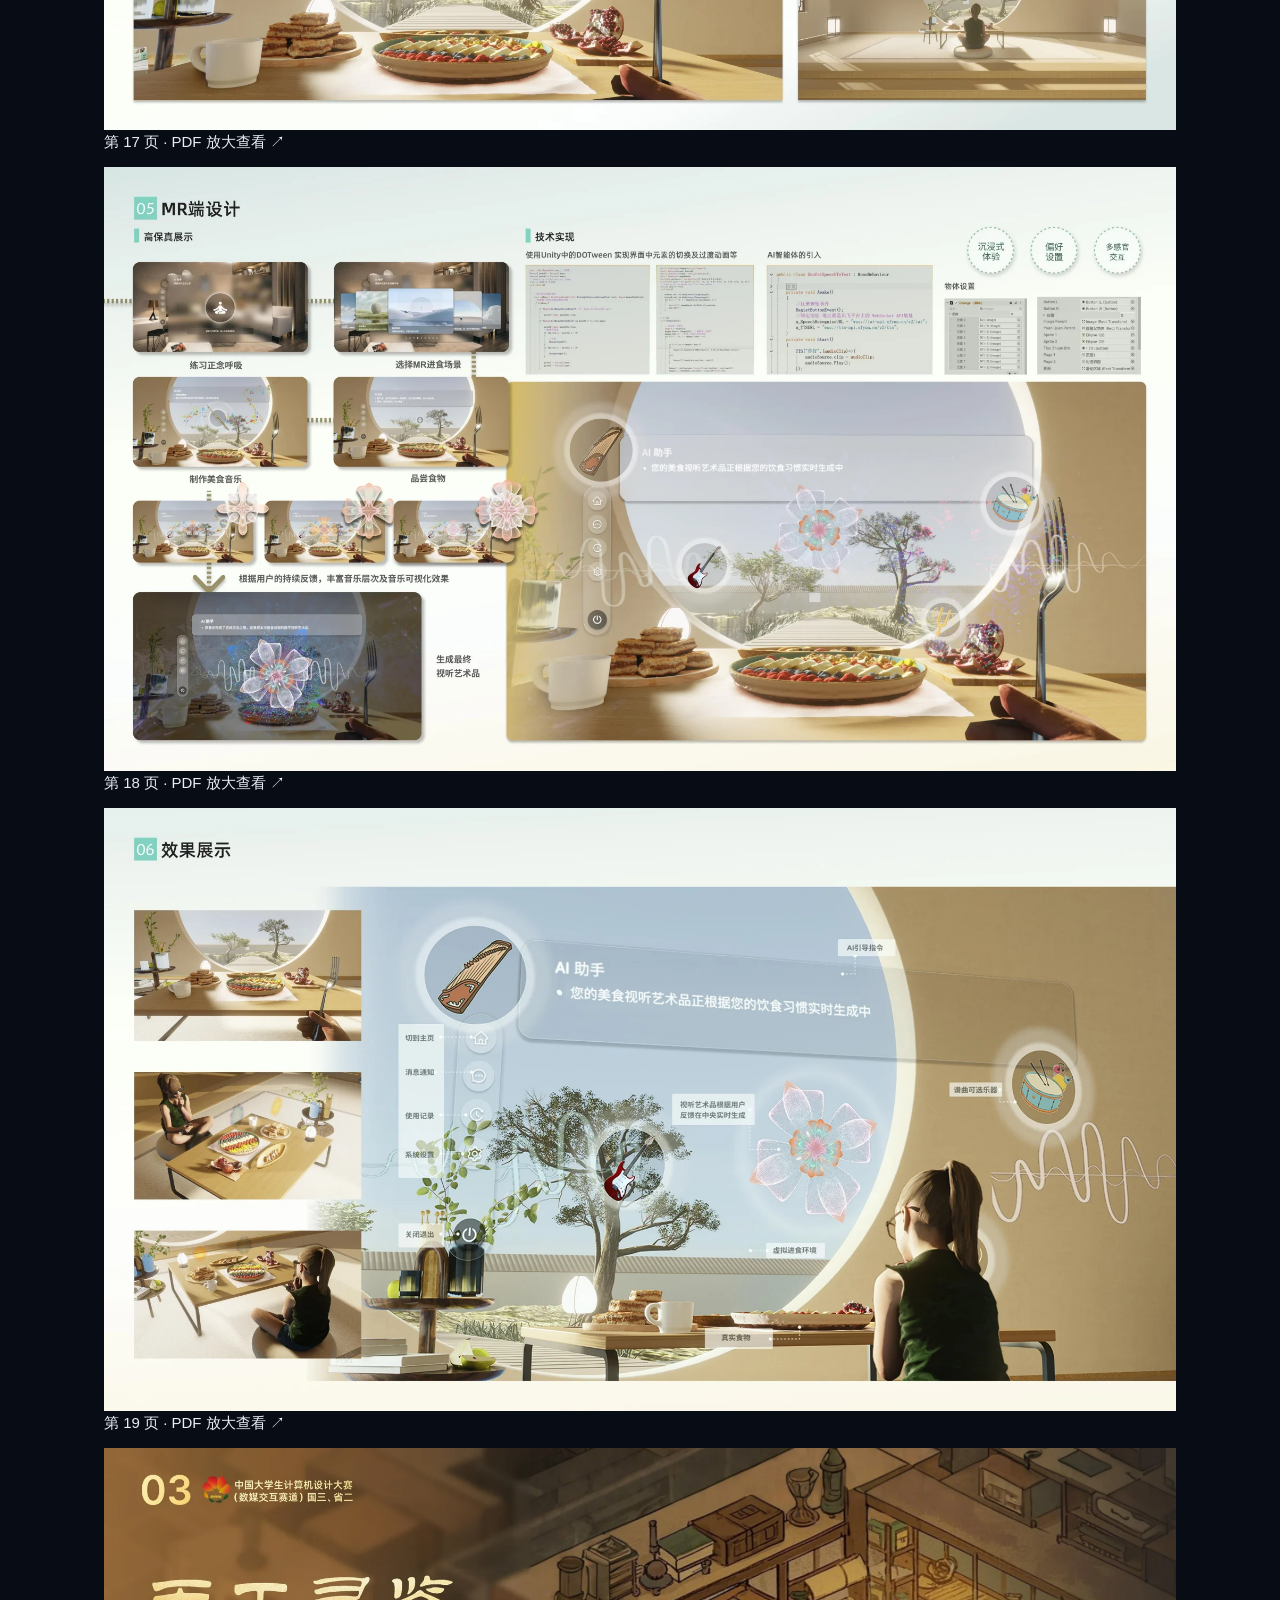
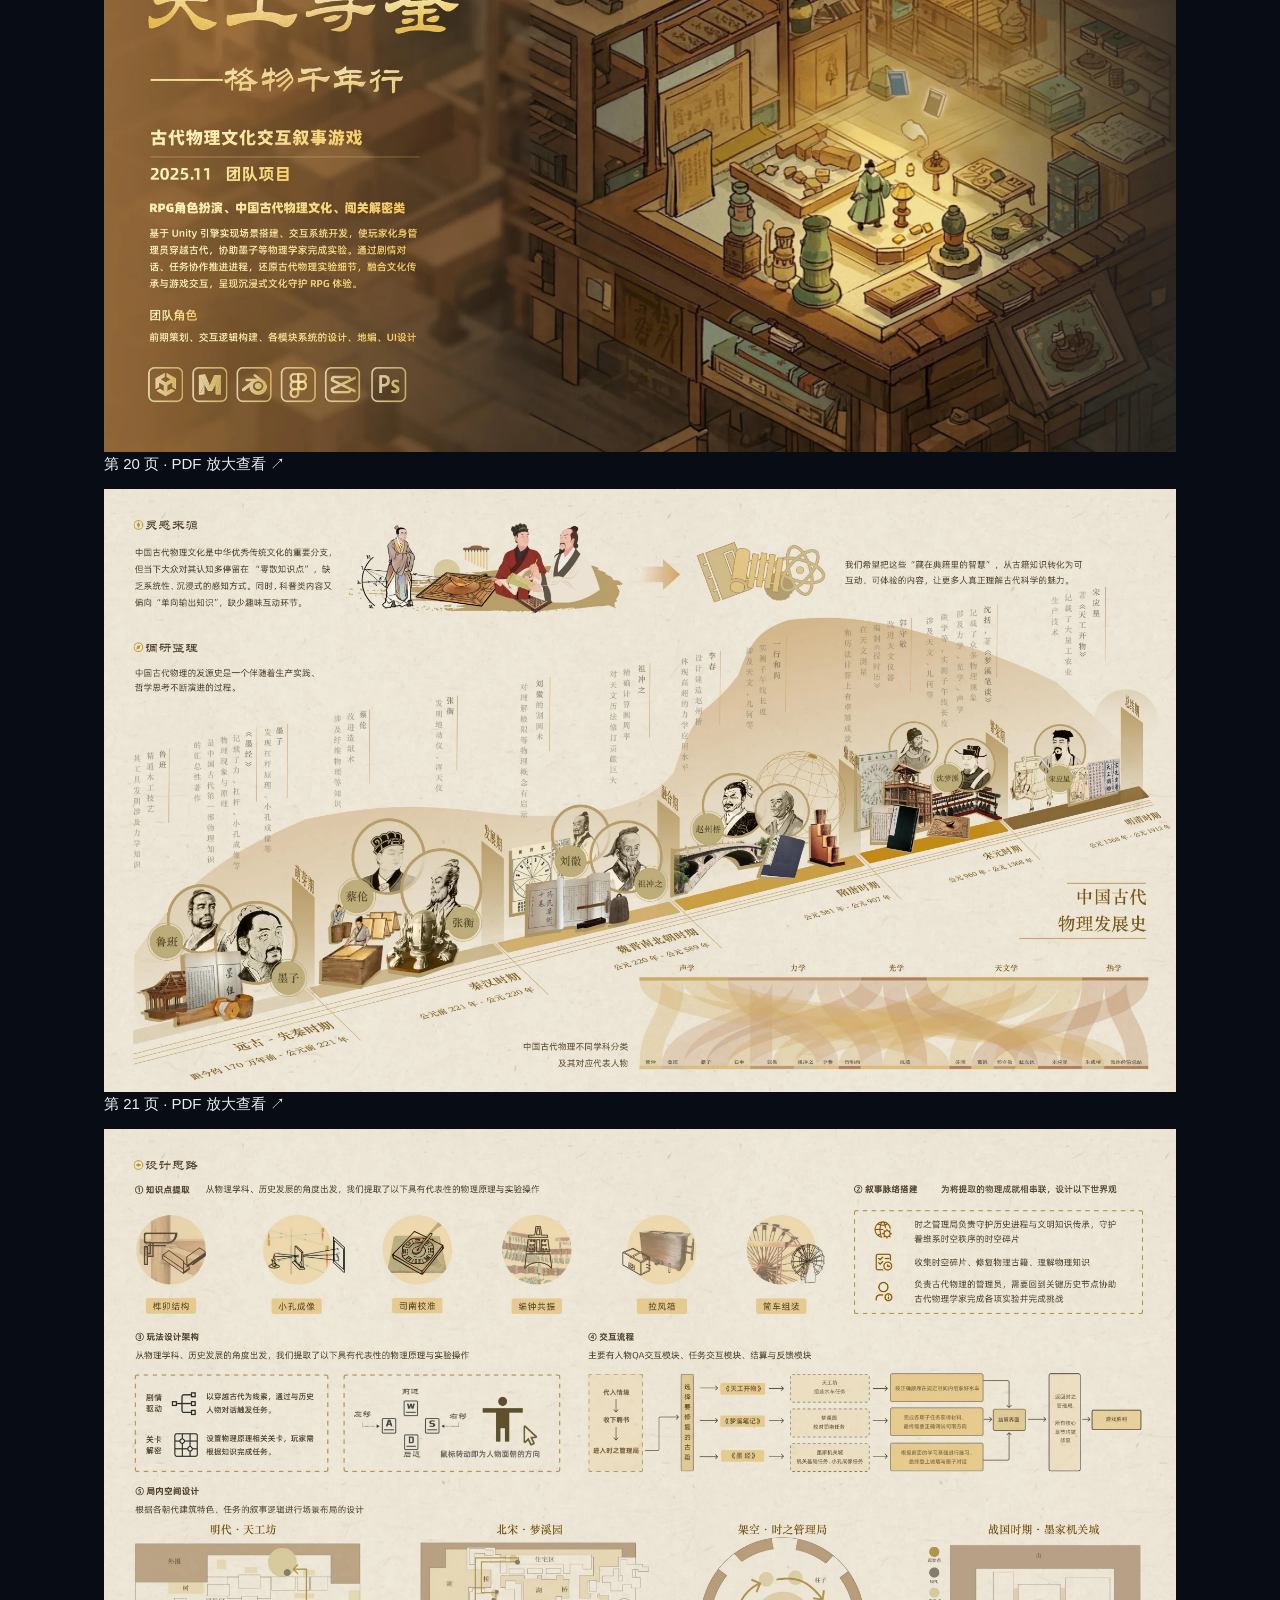
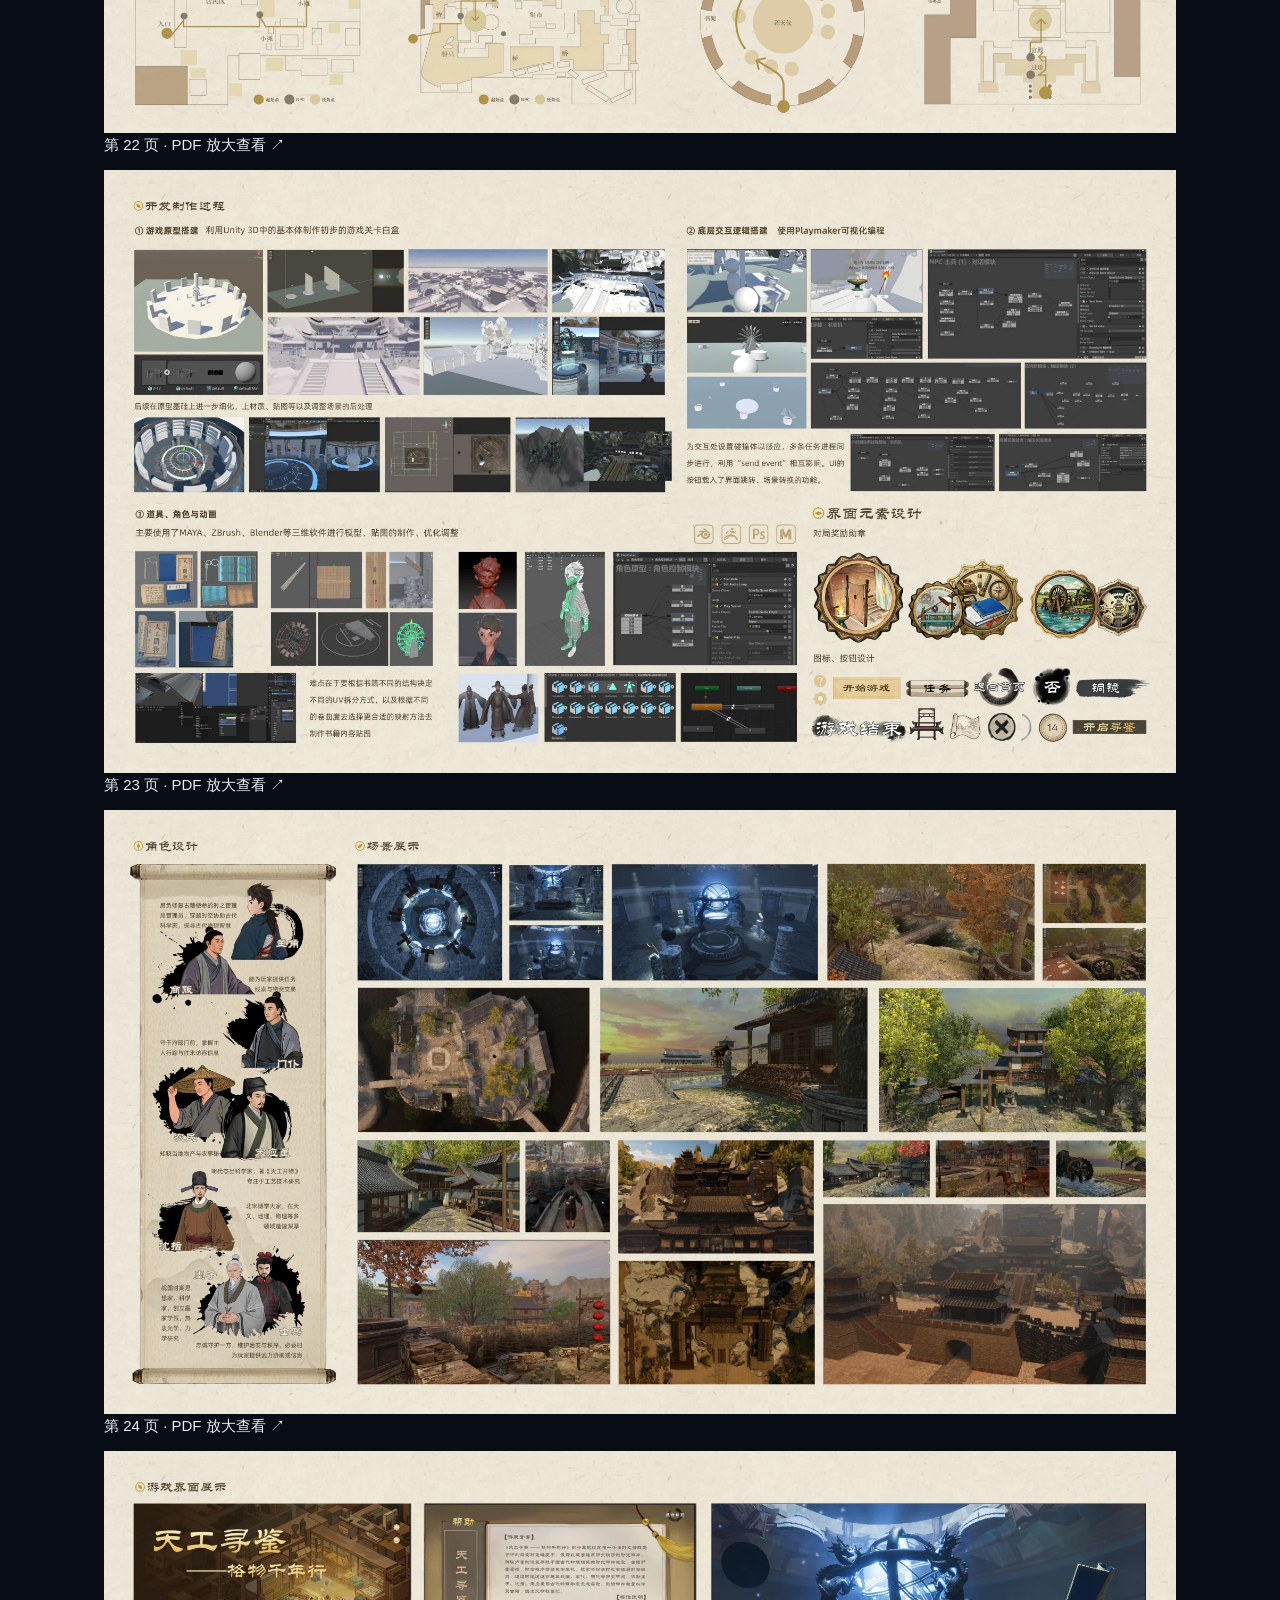
<file: portfolio.html>
<!doctype html><html lang="zh-CN"><meta charset="utf-8"><meta name="viewport" content="width=device-width,initial-scale=1"><title>蓝琪 · 完整作品集</title><link rel="stylesheet" href="style.css"><body><header class="header"><a href="index.html#works">← 返回个人网站</a><span>完整作品集 / 46 PAGES</span></header><main class="section"><h1>完整作品集</h1><p>在线浏览全部页面，或打开分卷 PDF 查看原始清晰度。</p><div style="display:flex;flex-wrap:wrap;gap:15px;margin:30px 0"><a class="pill" href="assets/portfolio-part-01.pdf" target="_blank">第 1 卷 · 第 1—6 页 ↗</a><a class="pill" href="assets/portfolio-part-02.pdf" target="_blank">第 2 卷 · 第 7—12 页 ↗</a><a class="pill" href="assets/portfolio-part-03.pdf" target="_blank">第 3 卷 · 第 13—18 页 ↗</a><a class="pill" href="assets/portfolio-part-04.pdf" target="_blank">第 4 卷 · 第 19—24 页 ↗</a><a class="pill" href="assets/portfolio-part-05.pdf" target="_blank">第 5 卷 · 第 25—30 页 ↗</a><a class="pill" href="assets/portfolio-part-06.pdf" target="_blank">第 6 卷 · 第 31—36 页 ↗</a><a class="pill" href="assets/portfolio-part-07.pdf" target="_blank">第 7 卷 · 第 37—42 页 ↗</a><a class="pill" href="assets/portfolio-part-08.pdf" target="_blank">第 8 卷 · 第 43—46 页 ↗</a></div><figure><img loading="lazy" src="assets/page-01.webp" alt="作品集第1页" style="width:100%;height:auto"><figcaption><a href="assets/portfolio-part-01.pdf#page=1" target="_blank">第 1 页 · PDF 放大查看 ↗</a></figcaption></figure><figure><img loading="lazy" src="assets/page-02.webp" alt="作品集第2页" style="width:100%;height:auto"><figcaption><a href="assets/portfolio-part-01.pdf#page=2" target="_blank">第 2 页 · PDF 放大查看 ↗</a></figcaption></figure><figure><img loading="lazy" src="assets/page-03.webp" alt="作品集第3页" style="width:100%;height:auto"><figcaption><a href="assets/portfolio-part-01.pdf#page=3" target="_blank">第 3 页 · PDF 放大查看 ↗</a></figcaption></figure><figure><img loading="lazy" src="assets/page-04.webp" alt="作品集第4页" style="width:100%;height:auto"><figcaption><a href="assets/portfolio-part-01.pdf#page=4" target="_blank">第 4 页 · PDF 放大查看 ↗</a></figcaption></figure><figure><img loading="lazy" src="assets/page-05.webp" alt="作品集第5页" style="width:100%;height:auto"><figcaption><a href="assets/portfolio-part-01.pdf#page=5" target="_blank">第 5 页 · PDF 放大查看 ↗</a></figcaption></figure><figure><img loading="lazy" src="assets/page-06.webp" alt="作品集第6页" style="width:100%;height:auto"><figcaption><a href="assets/portfolio-part-01.pdf#page=6" target="_blank">第 6 页 · PDF 放大查看 ↗</a></figcaption></figure><figure><img loading="lazy" src="assets/page-07.webp" alt="作品集第7页" style="width:100%;height:auto"><figcaption><a href="assets/portfolio-part-02.pdf#page=1" target="_blank">第 7 页 · PDF 放大查看 ↗</a></figcaption></figure><figure><img loading="lazy" src="assets/page-08.webp" alt="作品集第8页" style="width:100%;height:auto"><figcaption><a href="assets/portfolio-part-02.pdf#page=2" target="_blank">第 8 页 · PDF 放大查看 ↗</a></figcaption></figure><figure><img loading="lazy" src="assets/page-09.webp" alt="作品集第9页" style="width:100%;height:auto"><figcaption><a href="assets/portfolio-part-02.pdf#page=3" target="_blank">第 9 页 · PDF 放大查看 ↗</a></figcaption></figure><figure><img loading="lazy" src="assets/page-10.webp" alt="作品集第10页" style="width:100%;height:auto"><figcaption><a href="assets/portfolio-part-02.pdf#page=4" target="_blank">第 10 页 · PDF 放大查看 ↗</a></figcaption></figure><figure><img loading="lazy" src="assets/page-11.webp" alt="作品集第11页" style="width:100%;height:auto"><figcaption><a href="assets/portfolio-part-02.pdf#page=5" target="_blank">第 11 页 · PDF 放大查看 ↗</a></figcaption></figure><figure><img loading="lazy" src="assets/page-12.webp" alt="作品集第12页" style="width:100%;height:auto"><figcaption><a href="assets/portfolio-part-02.pdf#page=6" target="_blank">第 12 页 · PDF 放大查看 ↗</a></figcaption></figure><figure><img loading="lazy" src="assets/page-13.webp" alt="作品集第13页" style="width:100%;height:auto"><figcaption><a href="assets/portfolio-part-03.pdf#page=1" target="_blank">第 13 页 · PDF 放大查看 ↗</a></figcaption></figure><figure><img loading="lazy" src="assets/page-14.webp" alt="作品集第14页" style="width:100%;height:auto"><figcaption><a href="assets/portfolio-part-03.pdf#page=2" target="_blank">第 14 页 · PDF 放大查看 ↗</a></figcaption></figure><figure><img loading="lazy" src="assets/page-15.webp" alt="作品集第15页" style="width:100%;height:auto"><figcaption><a href="assets/portfolio-part-03.pdf#page=3" target="_blank">第 15 页 · PDF 放大查看 ↗</a></figcaption></figure><figure><img loading="lazy" src="assets/page-16.webp" alt="作品集第16页" style="width:100%;height:auto"><figcaption><a href="assets/portfolio-part-03.pdf#page=4" target="_blank">第 16 页 · PDF 放大查看 ↗</a></figcaption></figure><figure><img loading="lazy" src="assets/page-17.webp" alt="作品集第17页" style="width:100%;height:auto"><figcaption><a href="assets/portfolio-part-03.pdf#page=5" target="_blank">第 17 页 · PDF 放大查看 ↗</a></figcaption></figure><figure><img loading="lazy" src="assets/page-18.webp" alt="作品集第18页" style="width:100%;height:auto"><figcaption><a href="assets/portfolio-part-03.pdf#page=6" target="_blank">第 18 页 · PDF 放大查看 ↗</a></figcaption></figure><figure><img loading="lazy" src="assets/page-19.webp" alt="作品集第19页" style="width:100%;height:auto"><figcaption><a href="assets/portfolio-part-04.pdf#page=1" target="_blank">第 19 页 · PDF 放大查看 ↗</a></figcaption></figure><figure><img loading="lazy" src="assets/page-20.webp" alt="作品集第20页" style="width:100%;height:auto"><figcaption><a href="assets/portfolio-part-04.pdf#page=2" target="_blank">第 20 页 · PDF 放大查看 ↗</a></figcaption></figure><figure><img loading="lazy" src="assets/page-21.webp" alt="作品集第21页" style="width:100%;height:auto"><figcaption><a href="assets/portfolio-part-04.pdf#page=3" target="_blank">第 21 页 · PDF 放大查看 ↗</a></figcaption></figure><figure><img loading="lazy" src="assets/page-22.webp" alt="作品集第22页" style="width:100%;height:auto"><figcaption><a href="assets/portfolio-part-04.pdf#page=4" target="_blank">第 22 页 · PDF 放大查看 ↗</a></figcaption></figure><figure><img loading="lazy" src="assets/page-23.webp" alt="作品集第23页" style="width:100%;height:auto"><figcaption><a href="assets/portfolio-part-04.pdf#page=5" target="_blank">第 23 页 · PDF 放大查看 ↗</a></figcaption></figure><figure><img loading="lazy" src="assets/page-24.webp" alt="作品集第24页" style="width:100%;height:auto"><figcaption><a href="assets/portfolio-part-04.pdf#page=6" target="_blank">第 24 页 · PDF 放大查看 ↗</a></figcaption></figure><figure><img loading="lazy" src="assets/page-25.webp" alt="作品集第25页" style="width:100%;height:auto"><figcaption><a href="assets/portfolio-part-05.pdf#page=1" target="_blank">第 25 页 · PDF 放大查看 ↗</a></figcaption></figure><figure><img loading="lazy" src="assets/page-26.webp" alt="作品集第26页" style="width:100%;height:auto"><figcaption><a href="assets/portfolio-part-05.pdf#page=2" target="_blank">第 26 页 · PDF 放大查看 ↗</a></figcaption></figure><figure><img loading="lazy" src="assets/page-27.webp" alt="作品集第27页" style="width:100%;height:auto"><figcaption><a href="assets/portfolio-part-05.pdf#page=3" target="_blank">第 27 页 · PDF 放大查看 ↗</a></figcaption></figure><figure><img loading="lazy" src="assets/page-28.webp" alt="作品集第28页" style="width:100%;height:auto"><figcaption><a href="assets/portfolio-part-05.pdf#page=4" target="_blank">第 28 页 · PDF 放大查看 ↗</a></figcaption></figure><figure><img loading="lazy" src="assets/page-29.webp" alt="作品集第29页" style="width:100%;height:auto"><figcaption><a href="assets/portfolio-part-05.pdf#page=5" target="_blank">第 29 页 · PDF 放大查看 ↗</a></figcaption></figure><figure><img loading="lazy" src="assets/page-30.webp" alt="作品集第30页" style="width:100%;height:auto"><figcaption><a href="assets/portfolio-part-05.pdf#page=6" target="_blank">第 30 页 · PDF 放大查看 ↗</a></figcaption></figure><figure><img loading="lazy" src="assets/page-31.webp" alt="作品集第31页" style="width:100%;height:auto"><figcaption><a href="assets/portfolio-part-06.pdf#page=1" target="_blank">第 31 页 · PDF 放大查看 ↗</a></figcaption></figure><figure><img loading="lazy" src="assets/page-32.webp" alt="作品集第32页" style="width:100%;height:auto"><figcaption><a href="assets/portfolio-part-06.pdf#page=2" target="_blank">第 32 页 · PDF 放大查看 ↗</a></figcaption></figure><figure><img loading="lazy" src="assets/page-33.webp" alt="作品集第33页" style="width:100%;height:auto"><figcaption><a href="assets/portfolio-part-06.pdf#page=3" target="_blank">第 33 页 · PDF 放大查看 ↗</a></figcaption></figure><figure><img loading="lazy" src="assets/page-34.webp" alt="作品集第34页" style="width:100%;height:auto"><figcaption><a href="assets/portfolio-part-06.pdf#page=4" target="_blank">第 34 页 · PDF 放大查看 ↗</a></figcaption></figure><figure><img loading="lazy" src="assets/page-35.webp" alt="作品集第35页" style="width:100%;height:auto"><figcaption><a href="assets/portfolio-part-06.pdf#page=5" target="_blank">第 35 页 · PDF 放大查看 ↗</a></figcaption></figure><figure><img loading="lazy" src="assets/page-36.webp" alt="作品集第36页" style="width:100%;height:auto"><figcaption><a href="assets/portfolio-part-06.pdf#page=6" target="_blank">第 36 页 · PDF 放大查看 ↗</a></figcaption></figure><figure><img loading="lazy" src="assets/page-37.webp" alt="作品集第37页" style="width:100%;height:auto"><figcaption><a href="assets/portfolio-part-07.pdf#page=1" target="_blank">第 37 页 · PDF 放大查看 ↗</a></figcaption></figure><figure><img loading="lazy" src="assets/page-38.webp" alt="作品集第38页" style="width:100%;height:auto"><figcaption><a href="assets/portfolio-part-07.pdf#page=2" target="_blank">第 38 页 · PDF 放大查看 ↗</a></figcaption></figure><figure><img loading="lazy" src="assets/page-39.webp" alt="作品集第39页" style="width:100%;height:auto"><figcaption><a href="assets/portfolio-part-07.pdf#page=3" target="_blank">第 39 页 · PDF 放大查看 ↗</a></figcaption></figure><figure><img loading="lazy" src="assets/page-40.webp" alt="作品集第40页" style="width:100%;height:auto"><figcaption><a href="assets/portfolio-part-07.pdf#page=4" target="_blank">第 40 页 · PDF 放大查看 ↗</a></figcaption></figure><figure><img loading="lazy" src="assets/page-41.webp" alt="作品集第41页" style="width:100%;height:auto"><figcaption><a href="assets/portfolio-part-07.pdf#page=5" target="_blank">第 41 页 · PDF 放大查看 ↗</a></figcaption></figure><figure><img loading="lazy" src="assets/page-42.webp" alt="作品集第42页" style="width:100%;height:auto"><figcaption><a href="assets/portfolio-part-07.pdf#page=6" target="_blank">第 42 页 · PDF 放大查看 ↗</a></figcaption></figure><figure><img loading="lazy" src="assets/page-43.webp" alt="作品集第43页" style="width:100%;height:auto"><figcaption><a href="assets/portfolio-part-08.pdf#page=1" target="_blank">第 43 页 · PDF 放大查看 ↗</a></figcaption></figure><figure><img loading="lazy" src="assets/page-44.webp" alt="作品集第44页" style="width:100%;height:auto"><figcaption><a href="assets/portfolio-part-08.pdf#page=2" target="_blank">第 44 页 · PDF 放大查看 ↗</a></figcaption></figure><figure><img loading="lazy" src="assets/page-45.webp" alt="作品集第45页" style="width:100%;height:auto"><figcaption><a href="assets/portfolio-part-08.pdf#page=3" target="_blank">第 45 页 · PDF 放大查看 ↗</a></figcaption></figure><figure><img loading="lazy" src="assets/page-46.webp" alt="作品集第46页" style="width:100%;height:auto"><figcaption><a href="assets/portfolio-part-08.pdf#page=4" target="_blank">第 46 页 · PDF 放大查看 ↗</a></figcaption></figure></main></body></html>
</file>
<file: style.css>
@charset "UTF-8";
:root{--bg:#080c14;--surface:#101620;--ink:#e8edf4;--muted:#95a0b2;--line:#26303d;--blue:#9cbcff;--mint:#a2dddb;--sans:Arial,"Microsoft YaHei","PingFang SC",sans-serif;--mono:"Courier New",monospace}*{box-sizing:border-box}html{scroll-behavior:smooth;scroll-padding-top:90px}body{margin:0;background:var(--bg);color:var(--ink);font-family:var(--sans);font-size:15px;-webkit-font-smoothing:antialiased}a{color:inherit;text-decoration:none}button{font:inherit;color:inherit;background:none;border:0;cursor:pointer}button,a{-webkit-tap-highlight-color:transparent}a:focus-visible,button:focus-visible{outline:2px solid var(--blue);outline-offset:6px}::selection{background:var(--blue);color:var(--bg)}.skip{position:fixed;top:-100px;left:20px;padding:15px;background:white;color:black;z-index:100}.skip:focus{top:10px}.header{height:88px;padding:0 5%;display:flex;align-items:center;justify-content:space-between;background:#080c14ed;border-bottom:1px solid var(--line);position:sticky;top:0;z-index:20;backdrop-filter:blur(20px)}.brand{display:flex;align-items:center;gap:20px;font-size:13px;letter-spacing:2px}.brand i{font-style:normal;color:#616d7f;padding:0 9px}.brand-symbol{font-size:40px;font-weight:bold;letter-spacing:-5px;line-height:1}.brand-symbol span{color:var(--blue);font-size:30px;vertical-align:top;margin-left:6px}.header nav{display:flex;gap:36px;align-items:center}.header nav a{font-size:13px;color:#c2c9d5;transition:color .2s}.header nav a:hover{color:white}.header small{font:10px var(--mono);margin-left:6px;color:#8691a4}.contact-nav{border:1px solid #495567;border-radius:30px;padding:12px 20px}.contact-nav span{margin-left:20px}.hero{position:relative;min-height:760px;height:calc(100svh - 88px);max-height:1100px;overflow:hidden;padding:40px 5% 0;border-bottom:1px solid var(--line);isolation:isolate;background:radial-gradient(ellipse at 76% 44%,#182238 0,transparent 48%)}#particles{position:absolute;inset:0;width:100%;height:100%;z-index:-1}.hero-grid{position:absolute;inset:0;z-index:-2;opacity:.11;background-image:linear-gradient(#7186a5 1px,transparent 1px),linear-gradient(90deg,#7186a5 1px,transparent 1px);background-size:100px 100px;mask-image:linear-gradient(transparent,#000,transparent)}.hero-meta{display:flex;justify-content:space-between;align-items:center;font:11px var(--mono);letter-spacing:1.7px;color:#a5b2c9}.status-dot{display:inline-block;width:6px;height:6px;margin-right:12px;background:#a8c0fb;border-radius:50%;box-shadow:0 0 15px #839ee6}.hero-content{margin-top:95px;position:relative;max-width:1150px}.eyebrow{font:11px var(--mono);letter-spacing:2px;color:var(--blue);margin:0 0 28px}.hero-content>.eyebrow{font:12px var(--sans);letter-spacing:5px;color:#c5ccda}.hero h1{font-size:clamp(74px,8.7vw,150px);font-weight:500;line-height:.98;letter-spacing:-.07em;margin:0 0 40px}.hero h1 em{font-style:normal;color:transparent;-webkit-text-stroke:1px #ccd9f5}.asterisk{-webkit-text-stroke:0;color:var(--blue);font-size:.65em;vertical-align:15%;display:inline-block;margin-left:.12em}.hero-bottom{display:flex;align-items:center;gap:70px}.hero-bottom p{font-size:17px;line-height:2;margin:0;letter-spacing:1px}.hero-bottom p span{color:var(--muted);font-size:13px;letter-spacing:.5px}.pill{border:1px solid #677b9c;border-radius:30px;padding:15px 24px;display:flex;gap:42px;align-items:center;font-size:13px;background:#101a2a55;transition:.25s}.pill:hover{background:var(--blue);color:var(--bg)}.pill span{font-size:22px}.orbit-caption{position:absolute;right:5%;bottom:143px;display:flex;flex-direction:column;gap:10px;text-align:right;font:10px var(--mono);letter-spacing:2px;color:#8b9bb4}.hero-footer{position:absolute;bottom:0;left:5%;right:5%;height:73px;border-top:1px solid #35425688;display:flex;align-items:center;justify-content:space-between;font:10px var(--mono);color:#a7b1c4;letter-spacing:1px}.hero-footer button{font:11px var(--sans);color:#a7b1c4}.hero-footer button span{color:var(--blue);margin-left:12px;font:10px var(--mono)}.section{padding:115px 5%;scroll-margin-top:0}.section-title{display:flex;align-items:flex-end;justify-content:space-between;margin-bottom:52px}.section h2{font-size:clamp(28px,3vw,44px);font-weight:400;letter-spacing:-1px;line-height:1.4;margin:0}.section h2 span{color:#8794a7}.section-note{font-size:12px;line-height:2;color:var(--muted);text-align:right}.filter-row{display:flex;align-items:center;gap:8px;border-top:1px solid var(--line);padding:23px 0 30px}.filter-row button{border:1px solid transparent;border-radius:30px;padding:10px 17px;font-size:12px;color:var(--muted);transition:.2s}.filter-row button.active{border-color:var(--blue);color:var(--blue);background:#9cbcff0b}.filter-row button:hover{color:white}.filter-row sup{margin-left:8px;font:9px var(--mono)}.filter-hint{margin-left:auto;font:10px var(--mono);letter-spacing:1px;color:#9ca8ba}.project-grid{display:grid;grid-template-columns:1fr 1fr;column-gap:30px;row-gap:54px}.project-card{text-align:left;padding:0;min-width:0;display:block;width:100%;position:relative}.project-image{height:auto;aspect-ratio:2880/1621.42;background:#19212d;overflow:hidden;position:relative;border:1px solid #ffffff10}.project-image img{display:block;width:100%;height:100%;object-fit:cover;transition:transform .65s,filter .4s;filter:brightness(.82)}.project-card:hover .project-image img{transform:scale(1.04);filter:brightness(1)}.project-card[data-id="meloody"] img{object-position:top}.image-number{position:absolute;left:18px;top:17px;font:11px var(--mono);background:#080c14bd;border:1px solid #ffffff33;padding:7px 10px}.project-enter{position:absolute;right:18px;bottom:18px;width:40px;height:40px;background:#080c14a8;backdrop-filter:blur(9px);border:1px solid #ffffff66;border-radius:50%;display:grid;place-items:center;font-size:22px;transition:.2s}.project-card:hover .project-enter{background:var(--accent);color:var(--bg);transform:rotate(45deg)}.project-info{padding-top:21px;display:flex;align-items:center;justify-content:space-between;gap:10px}.project-info h3{font-size:24px;letter-spacing:-.5px;font-weight:400;margin:0}.project-info span{font:9px var(--mono);color:var(--muted);letter-spacing:1px}.project-subtitle{margin:11px 0 17px;font-size:12px;color:#aeb7c6}.tags{display:flex;gap:7px;flex-wrap:wrap}.tags span{font-size:10px;padding:5px 8px;border:1px solid var(--line);color:#9da9bb}.portfolio-link{margin-top:60px;border-top:1px solid var(--line);border-bottom:1px solid var(--line);padding:25px 0;display:flex;gap:30px;align-items:center;font-size:12px}.portfolio-link>span{color:var(--muted);margin-right:auto}.portfolio-link a{color:var(--blue)}.portfolio-link a span{margin-left:25px}.about{background:#10151e;border-top:1px solid var(--line);border-bottom:1px solid var(--line)}.about-layout{display:grid;grid-template-columns:1fr 1.5fr;gap:10%}.about-heading h2{font-size:76px;line-height:1.1;letter-spacing:-3px}.about-heading h2 span{display:block;font:16px var(--mono);letter-spacing:7px;color:#a9bad5;margin:24px 0 38px}.about-heading>p{font-size:20px;line-height:1.9;color:#c3cbd7}.text-link{font-size:12px;color:var(--blue);border-bottom:1px solid #7c94bd6b;padding:0 0 8px;display:inline-block}.coordinate{font:10px/2 var(--mono);letter-spacing:2px;color:#718199;margin-top:80px}.intro{font-size:17px;line-height:2;margin:0 0 20px}.muted{color:var(--muted);font-size:13px;line-height:1.9}.stats{display:grid;grid-template-columns:repeat(3,1fr);border-block:1px solid #303b4b;padding:28px 0;margin:35px 0 40px}.stats>div{display:flex;flex-direction:column;gap:9px}.stats strong{font:52px var(--sans);letter-spacing:-2px}.stats strong span{font-size:28px;color:var(--blue)}.stats>div>span{font-size:11px;color:var(--muted)}.experience h3,.tools h3{font-size:14px;font-weight:400;margin-bottom:24px}.experience h3 span,.tools h3 span{font:9px var(--mono);color:#8390a3;margin-left:16px}.experience article{display:grid;grid-template-columns:145px 1fr;gap:18px;margin-bottom:25px}.experience time{font:10px/2 var(--mono);color:#96a6c0}.experience h4{font-size:14px;font-weight:400;margin:0 0 8px}.experience p{font-size:12px;margin:5px 0}.tools{margin-top:30px;border-top:1px solid var(--line);padding-top:16px}.tools p{font-size:13px;line-height:2.5;color:#bac8dd}.tools i{color:#54617a;font-style:normal;padding:0 7px}.research-list{border-top:1px solid var(--line)}.research-list>a{display:grid;grid-template-columns:180px 1fr 35px;gap:30px;align-items:start;padding:34px 0;border-bottom:1px solid var(--line);transition:background .2s}.research-list>a:hover{background:#9cbcff06}.research-type{font:11px var(--mono);color:#92a7c6;line-height:2}.research-list h3{font-weight:400;font-size:20px;line-height:1.5;margin:0;max-width:850px}.research-list p{font-size:12px;line-height:1.8;color:var(--muted);margin-bottom:0}.arrow{font-size:26px;color:var(--blue)}.research-bottom{display:grid;grid-template-columns:1fr 1fr;gap:8%;padding-top:72px}.research-bottom h3{font-size:25px;font-weight:400;margin-bottom:30px}.research-bottom article>a:not(.text-link){display:block;margin-top:25px;color:var(--blue);font-size:11px}.research-bottom h4{font-size:18px;font-weight:400;margin:12px 0;color:var(--ink)}.research-bottom article>a>span,.research-bottom article>a>p{color:var(--muted);line-height:1.8}.research-bottom article>a>p{font-size:12px;margin-bottom:15px}.awards-block ul{padding:0;list-style:none;margin:0 0 24px}.awards-block li{display:flex;justify-content:space-between;gap:10px;border-bottom:1px solid var(--line);padding:13px 0;font-size:12px}.awards-block small{font-size:11px;color:var(--muted);white-space:nowrap}.contact{background:radial-gradient(ellipse at 80% 100%,#17283d 0,transparent 65%);border-top:1px solid var(--line)}.contact h2{font-size:clamp(38px,5.4vw,80px);line-height:1.35;position:relative}.contact h2>span{color:var(--blue)}.contact h2>a{position:absolute;right:4%;top:10%;width:120px;height:120px;border:1px solid #748aa6;border-radius:50%;display:grid;place-items:center;font-size:64px;color:var(--blue);transition:.2s}.contact h2>a:hover{background:var(--blue);color:var(--bg)}.contact-bottom{display:flex;align-items:center;gap:28px;margin-top:50px;flex-wrap:wrap}.email{font-size:clamp(14px,1.8vw,24px);letter-spacing:-.5px;overflow-wrap:anywhere}.contact-bottom>a:last-child{margin-left:auto;font:14px var(--mono);color:var(--muted)}.footer{padding:30px 5%;border-top:1px solid var(--line);display:flex;justify-content:space-between;align-items:center;gap:20px}.footer>.brand{font-size:12px;letter-spacing:2px}.footer>.brand span{color:var(--blue);font-size:25px}.footer>span,.footer>a:last-child{font:9px var(--mono);letter-spacing:1px;color:#93a3b9}
dialog{padding:0;background:#0e141e;color:var(--ink);border:1px solid #41516a;width:calc(100% - 80px);max-width:1400px;max-height:92svh;overscroll-behavior:contain}dialog::backdrop{background:#03060bde;backdrop-filter:blur(12px)}body.modal-open{overflow:hidden}.dialog-bar{position:sticky;top:0;display:flex;justify-content:space-between;align-items:center;background:#0e141ef5;backdrop-filter:blur(20px);padding:18px 30px;border-bottom:1px solid var(--line);z-index:2}.dialog-bar>span{font:11px var(--mono);letter-spacing:2px;color:var(--blue)}.dialog-bar button{font-size:13px;border:1px solid #4a5a73;border-radius:20px;padding:7px 16px}.dialog-intro{padding:45px 5% 35px}.dialog-intro h2{font-weight:400;font-size:42px;margin:10px 0 14px;letter-spacing:-1px}.dialog-intro>p{color:#a6b2c5;line-height:1.9;font-size:14px;max-width:850px}.dialog-role{display:grid;grid-template-columns:150px 1fr;gap:30px;border-top:1px solid var(--line);margin-top:28px;padding-top:24px;font-size:13px;line-height:1.8}.dialog-role>strong{font-weight:400;color:var(--mint)}.detail-tabs{display:flex;gap:10px;padding:0 5% 25px;flex-wrap:wrap}.detail-tabs button,.detail-tabs a{padding:10px 14px;border:1px solid #4a5870;border-radius:24px;font-size:12px}.detail-tabs button.active{background:var(--blue);border-color:var(--blue);color:#0a101a}.page-gallery{padding:0 3% 35px}.page-gallery figure{margin:0 0 24px}.page-gallery img{display:block;width:100%;height:auto;background:#17212f}.page-gallery figcaption{display:flex;justify-content:space-between;padding:13px 3px;color:var(--muted);font:11px var(--mono)}.page-gallery figcaption a{color:var(--blue)}.dialog-next{padding:28px 5%;display:flex;justify-content:space-between;align-items:center;border-top:1px solid var(--line);font-size:13px;color:var(--blue)}.toast{position:fixed;bottom:35px;left:50%;transform:translate(-50%,20px);padding:13px 23px;background:var(--blue);color:var(--bg);font-size:13px;border-radius:4px;opacity:0;pointer-events:none;transition:.2s;z-index:50}.toast.visible{opacity:1;transform:translate(-50%,0)}
@media(min-width:1700px){.section,.header,.hero{padding-left:max(5%,calc((100vw - 1550px)/2));padding-right:max(5%,calc((100vw - 1550px)/2))}}@media(max-width:1050px){.header nav{gap:20px}.header small{display:none}.hero{min-height:700px}.hero-content{margin-top:115px}.hero h1{font-size:10vw}.orbit-caption{display:none}.about-layout{gap:6%;grid-template-columns:.8fr 1.2fr}.experience article{grid-template-columns:1fr;gap:4px}.filter-hint{display:none}.project-info span{display:none}.research-list>a{grid-template-columns:135px 1fr 25px;gap:15px}.contact h2>a{width:90px;height:90px;font-size:44px}.footer>span{display:none}}@media(max-width:650px){.header{height:72px;padding:0 6%}.brand{gap:12px;font-size:11px;letter-spacing:1px}.brand-symbol{font-size:30px}.brand-symbol span{font-size:24px}.header nav{gap:17px}.header nav a{font-size:12px}.header nav a:nth-child(3){display:none}.contact-nav{border:0;padding:0}.contact-nav span{display:none}.brand i{padding:0 2px}.hero{min-height:670px;height:calc(100svh - 72px);padding:28px 6% 0}.hero-meta{font-size:8px;letter-spacing:1px}.hero-content{margin-top:130px}.hero-content>.eyebrow{font-size:10px;letter-spacing:2px;margin-bottom:28px}.hero h1{font-size:12vw;margin-bottom:35px;line-height:1.08}.hero-bottom{display:block}.hero-bottom p{font-size:15px}.hero-bottom p span{font-size:11px}.hero-bottom .pill{display:inline-flex;margin-top:27px;font-size:12px;padding:10px 20px;gap:36px}.hero-footer{left:6%;right:6%;height:64px;font-size:8px;letter-spacing:0}.hero-footer>span{display:none}.section{padding:72px 6%}.section-title{margin-bottom:28px}.eyebrow{font-size:9px;margin-bottom:22px;letter-spacing:1.5px}.section h2{font-size:28px}.section-title h2 span{display:block}.section-note{display:none}.filter-row{gap:3px;flex-wrap:wrap;padding:18px 0 24px}.filter-row button{font-size:10px;padding:9px 10px}.filter-row sup{margin-left:3px}.project-grid{grid-template-columns:1fr;gap:34px}.project-info{padding-top:17px}.project-info h3{font-size:23px}.project-subtitle{font-size:11px;line-height:1.8}.project-image{aspect-ratio:2880/1621.42}.portfolio-link{margin-top:35px;gap:22px;flex-wrap:wrap;line-height:1.8;font-size:11px}.portfolio-link>span{width:100%}.portfolio-link a span{margin-left:10px}.about-layout{grid-template-columns:1fr;gap:42px}.about-heading h2{font-size:60px}.about-heading h2 span{font-size:13px;letter-spacing:5px;margin:15px 0 25px}.about-heading>p{font-size:18px}.coordinate{display:none}.intro{font-size:15px}.stats strong{font-size:44px}.stats>div>span{font-size:10px}.experience article{grid-template-columns:1fr;gap:7px;margin-bottom:25px}.research-list>a{grid-template-columns:1fr 25px;gap:12px;padding:25px 0}.research-type{grid-column:1/-1;font-size:10px}.research-list h3{font-size:17px;overflow-wrap:anywhere}.research-list p{font-size:11px}.research-bottom{grid-template-columns:1fr;gap:45px;padding-top:45px}.research-bottom h3{font-size:22px}.contact h2{font-size:34px;line-height:1.5}.contact h2>a{right:0;top:10px;width:48px;height:48px;font-size:27px}.contact-bottom{gap:20px;margin-top:32px}.contact-bottom .email{font-size:14px;letter-spacing:-.3px;width:100%}.contact-bottom>a:last-child{font-size:12px}.footer{padding:25px 6%;gap:12px}.footer>.brand{font-size:10px;gap:8px;letter-spacing:0}.footer>a:last-child{font-size:8px;letter-spacing:0}dialog{width:calc(100% - 16px);max-height:96svh}.dialog-bar{padding:14px 16px}.dialog-bar>span{font-size:9px}.dialog-intro{padding:30px 6% 20px}.dialog-intro h2{font-size:29px}.dialog-intro>p{font-size:12px}.dialog-role{grid-template-columns:1fr;gap:10px;font-size:12px}.detail-tabs{padding:0 6% 20px;gap:6px}.detail-tabs button,.detail-tabs a{font-size:11px;padding:8px 12px}.page-gallery{padding:0 2% 15px}.page-gallery figcaption{font-size:9px}.dialog-next{font-size:11px}}@media(prefers-reduced-motion:reduce){html{scroll-behavior:auto}*,*:before,*:after{transition:none!important;animation:none!important}}@media print{.header,.hero,.filter-row,.project-enter,.footer,.contact,.portfolio-link,dialog{display:none}.section{padding:30px 0;background:white;color:black}.about{break-before:page}body{background:white;color:black}.project-grid{grid-template-columns:1fr 1fr}.project-card{break-inside:avoid}.project-image img{filter:none}}

.project-label{display:flex;justify-content:space-between;gap:20px;margin:0 0 12px;font:10px var(--mono);color:#a3b0c4;letter-spacing:1px}.project-label span:last-child{font:10px var(--sans);letter-spacing:0}

/* Education, updated resume, and copyable academic contact details. */
.education{margin:0 0 30px;padding-bottom:24px;border-bottom:1px solid var(--line)}.education-label{font:10px var(--mono);letter-spacing:1.5px;color:var(--blue);margin:0 0 22px}.education dl{margin:0}.education dl>div{display:grid;grid-template-columns:105px 1fr;gap:18px;margin:14px 0;line-height:1.8}.education dt{color:var(--muted);font-size:12px}.education dd{margin:0;font-size:16px}.education dd>span{font-size:13px;color:#bac6d8}.education dd b{font:17px var(--mono);color:var(--blue)}.education dd i{font-style:normal;color:#56677c;padding:0 13px}.role-direction{font-size:11px;color:var(--muted)}.internship-details{padding:0;list-style:none;margin:16px 0 0}.internship-details li{font-size:12px;line-height:1.95;color:var(--muted);margin-bottom:13px}.internship-details strong{display:block;font-size:12px;color:#c9d4e5;font-weight:400;margin-bottom:3px}.contact-intro{font-size:14px;color:var(--muted);line-height:2.1;margin:28px 0 40px}.contact-methods{display:grid;grid-template-columns:1.6fr 1fr 1fr;gap:25px;border-top:1px solid #3e4c61;padding-top:30px}.contact-methods>div{display:flex;flex-direction:column;align-items:flex-start;gap:19px;min-width:0}.contact-label{font:10px var(--mono);letter-spacing:1.6px;color:var(--muted)}.contact-methods a,.contact-value{font:clamp(12px,1.15vw,18px) var(--mono);overflow-wrap:anywhere;max-width:100%;line-height:1.7;user-select:text}.contact-methods .text-link{font-size:11px}.resume-detail{padding:0 5% 40px}.resume-detail .contact-methods{margin-top:25px}.resume-detail .experience{margin-top:30px}.resume-detail .experience article{grid-template-columns:180px 1fr}.resume-detail h3{font-size:16px;font-weight:400}.award-groups{padding:0 5% 45px;display:grid;grid-template-columns:1fr 1fr;gap:36px 50px}.award-groups h3{color:var(--blue);font-size:14px;font-weight:400;margin:0 0 20px}.award-groups ul{list-style:none;margin:0;padding:0}.award-groups li{display:flex;gap:15px;justify-content:space-between;align-items:baseline;font-size:12px;line-height:1.8;padding:13px 0;border-bottom:1px solid var(--line)}.award-groups strong{font-weight:400;font-size:11px;color:var(--muted);text-align:right;flex-shrink:0}.project-image,.archive-cover{container-type:inline-size}.archive-cover{position:relative}.archive-number{position:absolute;left:3%;top:3.1%;width:5.6%;height:7.1%;display:flex;align-items:center;justify-content:center;background:linear-gradient(90deg,#a2d0f5,#a7d2f4);color:#216aa6;font:bold 4cqw Arial,sans-serif;line-height:1;pointer-events:none}
@media(max-width:750px){.contact-methods{grid-template-columns:1fr;gap:24px}.contact-methods>div{display:grid;grid-template-columns:1fr auto;gap:10px 12px;border-bottom:1px solid var(--line);padding-bottom:22px}.contact-label{grid-column:1/-1}.contact-methods a,.contact-value{font-size:12px;align-self:start}.contact-methods .text-link{font-size:10px;white-space:nowrap}.contact-intro{font-size:12px}.education dl>div{grid-template-columns:78px 1fr;gap:8px}.education dd{font-size:14px}.education dd>span{display:block;font-size:12px}.education dt{font-size:11px}.education dd i{padding:0 8px}.award-groups{grid-template-columns:1fr;gap:30px}.award-groups li{font-size:11px}.award-groups strong{font-size:10px}.resume-detail .experience article{grid-template-columns:1fr}.contact h2{font-size:32px}}
.research-list p.research-summary{font-size:12px;line-height:2;color:#a5b1c4;max-width:850px;margin-top:16px}.research-list p.paper-translation{font-size:12px;color:#b8c7de;margin:8px 0 14px}.featured-project{grid-column:1/-1;display:grid;grid-template-columns:1.3fr 1fr;column-gap:42px;align-content:start;padding:26px;border:1px solid #698679;background:linear-gradient(115deg,#18262655,#111923)}.featured-project .project-label{grid-column:1/-1;color:#c6d8b9;margin-bottom:24px}.featured-project .project-image{grid-row:2/7;aspect-ratio:1.9}.featured-project .project-info{align-self:end;padding-top:20px;display:block}.featured-project .project-info h3{font-size:38px;color:#dfe8d8}.featured-project .project-info>span{display:block;margin-top:16px;color:#b5c5ac}.featured-project .project-subtitle{font-size:14px;line-height:1.8;margin:18px 0 0}.featured-description{color:var(--muted);font-size:13px;line-height:2;margin:20px 0}.featured-project .tags{align-self:start}.lead-project .project-label{color:var(--mint)}.lead-project .project-image{border-color:#68b8bd85;box-shadow:0 0 20px #6bd0d508}.lead-project .project-info h3{color:#c3e4e6}@media(max-width:750px){.featured-project{display:block;padding:16px}.featured-project .project-label{margin-bottom:16px}.featured-project .project-info h3{font-size:29px}.featured-project .project-subtitle{font-size:12px;margin-top:12px}.featured-description{font-size:12px;margin:15px 0}.research-list p.research-summary{font-size:11px}.research-list p.paper-translation{font-size:11px}}
</file>
